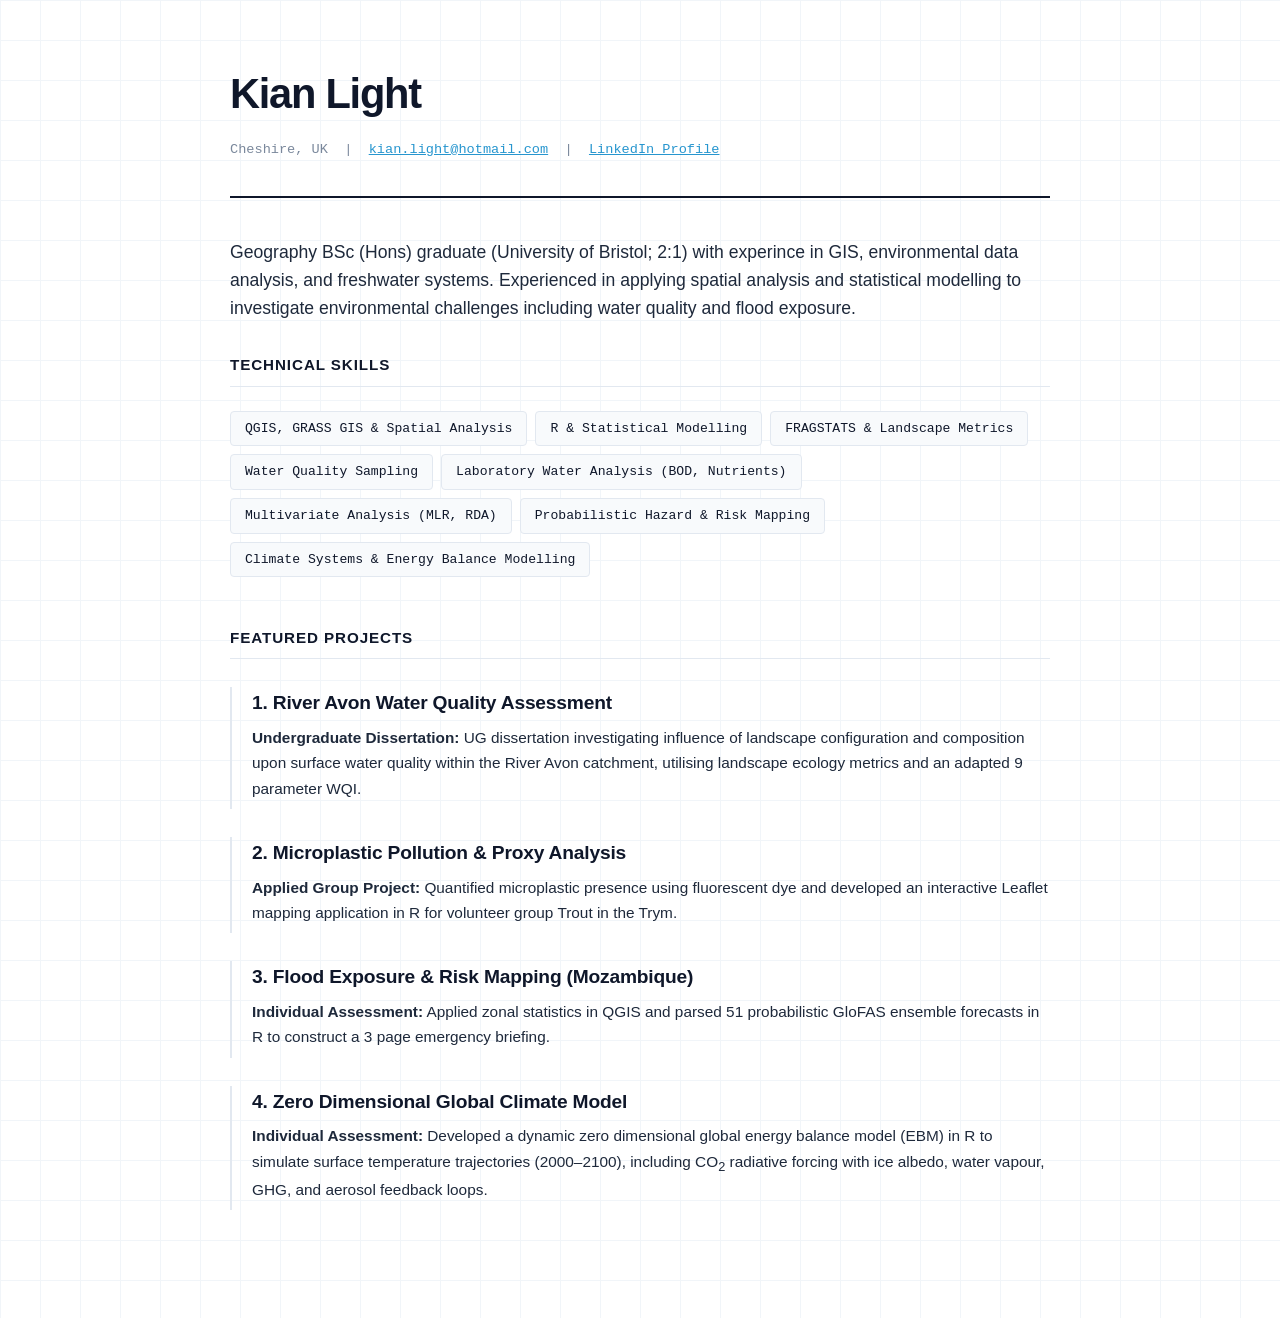
<file: index.html>
<!DOCTYPE html>
<html lang="en">
<head>
    <meta charset="UTF-8">
    <meta name="viewport" content="width=device-width, initial-scale=1.0">
    <title>Kian Light | GIS & Environmental Data Portfolio</title>
    <link rel="stylesheet" href="style.css">
</head>
<body>

    <header>
        <h1>Kian Light</h1>
        <p style="margin: 10px 0 0 0; font-size: 0.95rem; opacity: 0.85;">
            Cheshire, UK &nbsp;|&nbsp; 
            <a href="mailto:kian.light@hotmail.com" style="color: white; text-decoration: underline;">kian.light@hotmail.com</a> &nbsp;|&nbsp; 
            <a href="https://www.linkedin.com/in/kian-light-3a7100399/" target="_blank" style="color: white; text-decoration: underline;">LinkedIn Profile</a>
        </p>
    </header>

    <section id="about" style="margin-bottom: 30px; line-height: 1.6;">
        <p style="font-size: 1.1rem; color: var(--text-main, #2d3748); margin: 0;">
            Geography BSc (Hons) graduate (University of Bristol; 2:1) with experince in GIS, environmental data analysis, and freshwater systems. 
            Experienced in applying spatial analysis and statistical modelling to investigate 
            environmental challenges including water quality and flood exposure.
        </p>
    </section>

    <section id="skills">
        <h2>Technical Skills</h2>
        <ul class="skills-grid">
            <li>QGIS, GRASS GIS & Spatial Analysis</li>
            <li>R & Statistical Modelling</li>
            <li>FRAGSTATS & Landscape Metrics</li>
            <li>Water Quality Sampling</li>
            <li>Laboratory Water Analysis (BOD, Nutrients)</li>
            <li>Multivariate Analysis (MLR, RDA)</li>
            <li>Probabilistic Hazard & Risk Mapping</li>
            <li>Climate Systems & Energy Balance Modelling</li>
        </ul>
    </section>

    <section id="projects">
        <h2>Featured Projects</h2>

     
        
        <div class="project-card">
            <h3><a href="avon.html">1. River Avon Water Quality Assessment</a></h3>
            <p><strong>Undergraduate Dissertation:</strong> UG dissertation investigating influence of landscape configuration and composition upon surface water quality within the River Avon catchment, utilising landscape ecology metrics and an adapted 9 parameter WQI.</p>
        </div>

        <div class="project-card">
            <h3><a href="trym.html">2. Microplastic Pollution & Proxy Analysis</a></h3>
            <p><strong>Applied Group Project:</strong> Quantified microplastic presence using fluorescent dye and developed an interactive Leaflet mapping application in R for volunteer group Trout in the Trym.</p>
        </div>

        <div class="project-card">
            <h3><a href="mozambique.html">3. Flood Exposure & Risk Mapping (Mozambique)</a></h3>
            <p><strong>Individual Assessment:</strong> Applied zonal statistics in QGIS and parsed 51 probabilistic GloFAS ensemble forecasts in R to construct a 3 page emergency briefing.</p>
        </div>

        <div class="project-card">
            <h3><a href="climatemodel.html">4. Zero Dimensional Global Climate Model</a></h3>
            <p><strong>Individual Assessment:</strong> Developed a dynamic zero dimensional global energy balance model (EBM) in R to simulate surface temperature trajectories (2000–2100), including CO<sub>2</sub> radiative forcing with ice albedo, water vapour, GHG, and aerosol feedback loops.</p>
        </div>

    </section>

</body>
</html>
</file>
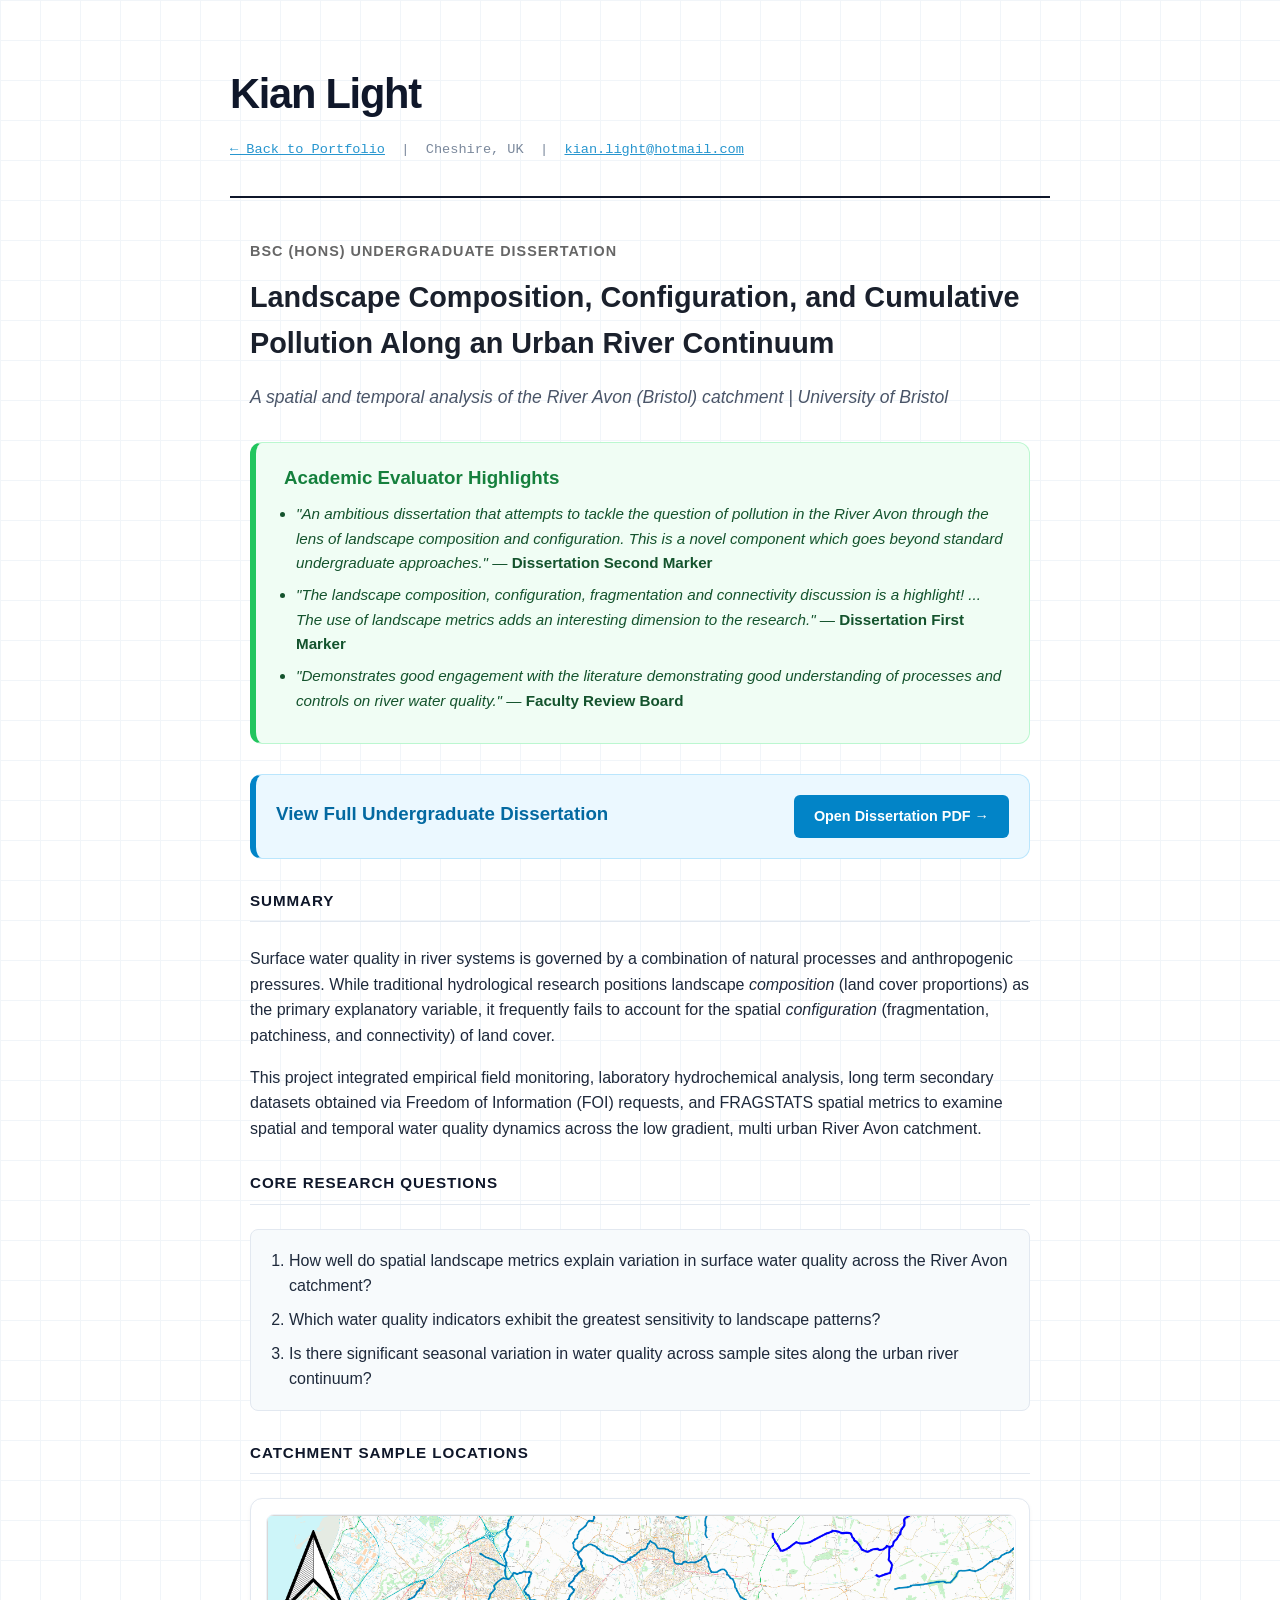
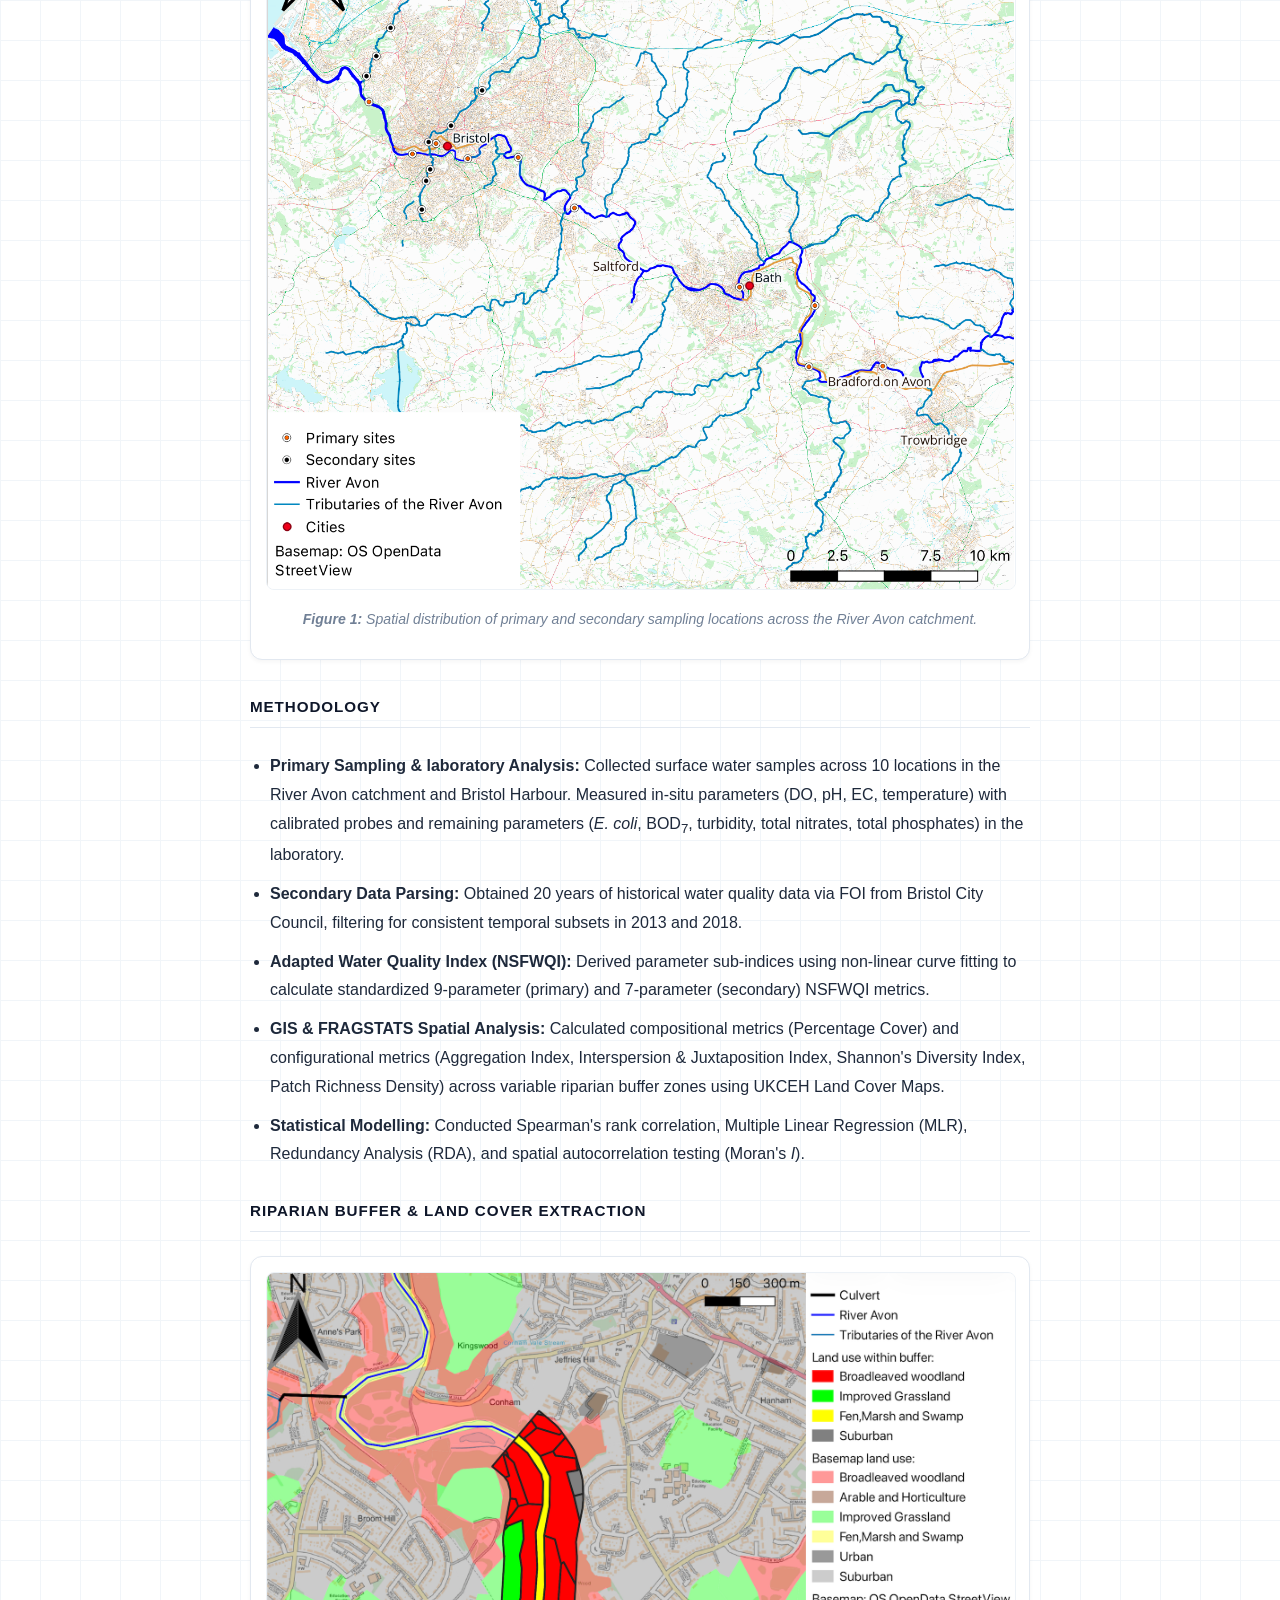
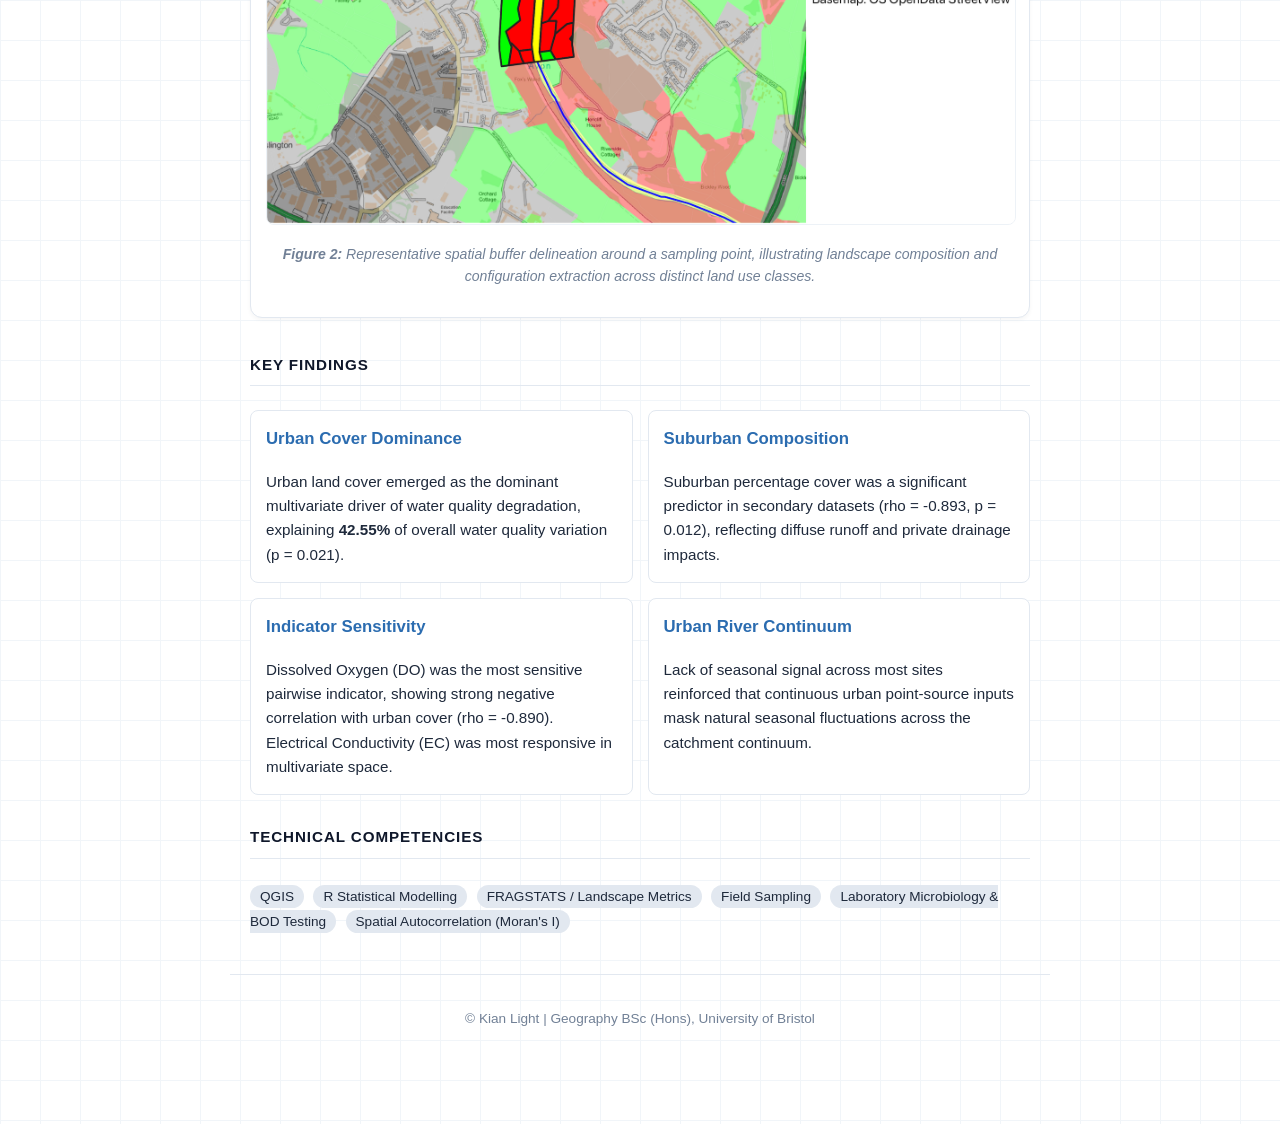
<file: avon.html>
<!DOCTYPE html>
<html lang="en">
<head>
    <meta charset="UTF-8">
    <meta name="viewport" content="width=device-width, initial-scale=1.0">
    <title>River Avon Water Quality Assessment | Kian Light</title>
    <link rel="stylesheet" href="style.css">
</head>
<body>

    <header>
        <h1>Kian Light</h1>
        <p style="margin: 10px 0 0 0; font-size: 0.95rem; opacity: 0.85;">
            <a href="index.html" style="color: white; text-decoration: underline;">← Back to Portfolio</a> &nbsp;|&nbsp; 
            Cheshire, UK &nbsp;|&nbsp; 
            <a href="mailto:kian.light@hotmail.com" style="color: white; text-decoration: underline;">kian.light@hotmail.com</a>
        </p>
    </header>

    <main style="max-width: 900px; margin: 30px auto; padding: 0 20px; line-height: 1.6;">

        <section id="project-header" style="margin-bottom: 30px;">
            <span style="font-size: 0.9rem; text-transform: uppercase; letter-spacing: 1px; color: #666; font-weight: bold;">BSc (Hons) Undergraduate Dissertation</span>
            <h1 style="margin: 10px 0; font-size: 1.8rem; color: #1a202c;">Landscape Composition, Configuration, and Cumulative Pollution Along an Urban River Continuum</h1>
            <p style="font-size: 1.1rem; color: #4a5568; font-style: italic;">
                A spatial and temporal analysis of the River Avon (Bristol) catchment | University of Bristol
            </p>
        </section>

        <section style="background: #f0fdf4; border: 1px solid #bbf7d0; border-left: 6px solid #22c55e; padding: 20px; border-radius: 12px; margin-bottom: 30px;">
            <h3 style="margin: 0 0 10px 0; color: #15803d; display: flex; align-items: center; gap: 8px;">
                <span></span> Academic Evaluator Highlights
            </h3>
            <ul style="margin: 0; padding-left: 20px; color: #14532d; font-size: 0.95rem;">
                <li style="margin-bottom: 8px;">
                    <em>"An ambitious dissertation that attempts to tackle the question of pollution in the River Avon through the lens of landscape composition and configuration. This is a novel component which goes beyond standard undergraduate approaches."</em> — <strong>Dissertation Second Marker</strong>
                </li>
                <li style="margin-bottom: 8px;">
                    <em>"The landscape composition, configuration, fragmentation and connectivity discussion is a highlight! ... The use of landscape metrics adds an interesting dimension to the research."</em> — <strong>Dissertation First Marker</strong>
                </li>
                <li>
                    <em>"Demonstrates good engagement with the literature demonstrating good understanding of processes and controls on river water quality."</em> — <strong>Faculty Review Board</strong>
                </li>
            </ul>
        </section>

        <section style="background: #ebf8ff; border: 1px solid #bae6fd; border-left: 6px solid #0284c7; padding: 20px; border-radius: 12px; margin-bottom: 30px; display: flex; align-items: center; justify-content: space-between; flex-wrap: wrap; gap: 15px;">
            <div>
                <h3 style="margin: 0 0 5px 0; color: #0369a1;">View Full Undergraduate Dissertation</h3>
              
            </div>
            <a href="Kian_Light_Dissertation.pdf" target="_blank" style="background: #0284c7; color: white; padding: 10px 20px; text-decoration: none; border-radius: 6px; font-weight: bold; font-size: 0.9rem; white-space: nowrap;">Open Dissertation PDF →</a>
        </section>

        <section style="margin-bottom: 30px;">
            <h2>Summary</h2>
            <p>
                Surface water quality in river systems is governed by a combination of natural processes and anthropogenic pressures. While traditional hydrological research positions landscape <em>composition</em> (land cover proportions) as the primary explanatory variable, it frequently fails to account for the spatial <em>configuration</em> (fragmentation, patchiness, and connectivity) of land cover.
            </p>
            <p>
                This project integrated empirical field monitoring, laboratory hydrochemical analysis, long term secondary datasets obtained via Freedom of Information (FOI) requests, and FRAGSTATS spatial metrics to examine spatial and temporal water quality dynamics across the low gradient, multi urban River Avon catchment.
            </p>
        </section>

        <section style="margin-bottom: 30px;">
            <h2>Core Research Questions</h2>
            <div style="background: #f7fafc; padding: 18px; border-radius: 8px; border: 1px solid #e2e8f0;">
                <ol style="margin: 0; padding-left: 20px;">
                    <li style="margin-bottom: 8px;"> How well do spatial landscape metrics explain variation in surface water quality across the River Avon catchment?</li>
                    <li style="margin-bottom: 8px;"> Which water quality indicators exhibit the greatest sensitivity to landscape patterns?</li>
                    <li> Is there significant seasonal variation in water quality across sample sites along the urban river continuum?</li>
                </ol>
            </div>
        </section>

        <section style="margin-bottom: 35px;">
            <h2>Catchment Sample Locations</h2>
            <div style="background: #fff; border: 1px solid #e2e8f0; border-radius: 12px; padding: 15px; text-align: center; box-shadow: 0 2px 4px rgba(0,0,0,0.04);">
                <img src="sample_sites_diss.png" alt="Map showing primary and secondary water quality sampling sites across the River Avon catchment" style="max-width: 100%; height: auto; border-radius: 8px; border: 1px solid #edf2f7;">
                <p style="margin-top: 10px; font-size: 0.88rem; color: #718096; font-style: italic;">
                    <strong>Figure 1:</strong> Spatial distribution of primary and secondary sampling locations across the River Avon catchment.
                </p>
            </div>
        </section>

        <section style="margin-bottom: 30px;">
            <h2>Methodology</h2>
            <ul style="line-height: 1.8;">
                <li><strong>Primary Sampling & laboratory Analysis:</strong> Collected surface water samples across 10 locations in the River Avon catchment and Bristol Harbour. Measured in-situ parameters (DO, pH, EC, temperature) with calibrated probes and remaining parameters (<em>E. coli</em>, BOD<sub>7</sub>, turbidity, total nitrates, total phosphates) in the laboratory.</li>
                <li><strong>Secondary Data Parsing:</strong> Obtained 20 years of historical water quality data via FOI from Bristol City Council, filtering for consistent temporal subsets in 2013 and 2018.</li>
                <li><strong>Adapted Water Quality Index (NSFWQI):</strong> Derived parameter sub-indices using non-linear curve fitting to calculate standardized 9-parameter (primary) and 7-parameter (secondary) NSFWQI metrics.</li>
                <li><strong>GIS & FRAGSTATS Spatial Analysis:</strong> Calculated compositional metrics (Percentage Cover) and configurational metrics (Aggregation Index, Interspersion & Juxtaposition Index, Shannon's Diversity Index, Patch Richness Density) across variable riparian buffer zones using UKCEH Land Cover Maps.</li>
                <li><strong>Statistical Modelling:</strong> Conducted Spearman's rank correlation, Multiple Linear Regression (MLR), Redundancy Analysis (RDA), and spatial autocorrelation testing (Moran's <em>I</em>).</li>
            </ul>
        </section>

        <section style="margin-bottom: 35px;">
            <h2>Riparian Buffer & Land Cover Extraction</h2>
            <div style="background: #fff; border: 1px solid #e2e8f0; border-radius: 12px; padding: 15px; text-align: center; box-shadow: 0 2px 4px rgba(0,0,0,0.04);">
                <img src="buffer_example.png" alt="Example of spatial buffer zone and surrounding land use metrics extraction" style="max-width: 100%; height: auto; border-radius: 8px; border: 1px solid #edf2f7;">
                <p style="margin-top: 10px; font-size: 0.88rem; color: #718096; font-style: italic;">
                    <strong>Figure 2:</strong> Representative spatial buffer delineation around a sampling point, illustrating landscape composition and configuration extraction across distinct land use classes.
                </p>
            </div>
        </section>

        <section style="margin-bottom: 30px;">
            <h2>Key Findings</h2>
            <div style="display: grid; grid-template-columns: repeat(auto-fit, minmax(260px, 1fr)); gap: 15px; margin-top: 15px;">
                <div style="border: 1px solid #e2e8f0; padding: 15px; border-radius: 8px; background: #fff;">
                    <h3 style="margin-top: 0; font-size: 1.05rem; color: #2b6cb0;">Urban Cover Dominance</h3>
                    <p style="font-size: 0.95rem; margin-bottom: 0;">Urban land cover emerged as the dominant multivariate driver of water quality degradation, explaining <strong>42.55%</strong> of overall water quality variation (p = 0.021).</p>
                </div>
                <div style="border: 1px solid #e2e8f0; padding: 15px; border-radius: 8px; background: #fff;">
                    <h3 style="margin-top: 0; font-size: 1.05rem; color: #2b6cb0;">Suburban Composition</h3>
                    <p style="font-size: 0.95rem; margin-bottom: 0;">Suburban percentage cover was a significant predictor in secondary datasets (rho = -0.893, p = 0.012), reflecting diffuse runoff and private drainage impacts.</p>
                </div>
                <div style="border: 1px solid #e2e8f0; padding: 15px; border-radius: 8px; background: #fff;">
                    <h3 style="margin-top: 0; font-size: 1.05rem; color: #2b6cb0;">Indicator Sensitivity</h3>
                    <p style="font-size: 0.95rem; margin-bottom: 0;">Dissolved Oxygen (DO) was the most sensitive pairwise indicator, showing strong negative correlation with urban cover (rho = -0.890). Electrical Conductivity (EC) was most responsive in multivariate space.</p>
                </div>
                <div style="border: 1px solid #e2e8f0; padding: 15px; border-radius: 8px; background: #fff;">
                    <h3 style="margin-top: 0; font-size: 1.05rem; color: #2b6cb0;">Urban River Continuum</h3>
                    <p style="font-size: 0.95rem; margin-bottom: 0;">Lack of seasonal signal across most sites reinforced that continuous urban point-source inputs mask natural seasonal fluctuations across the catchment continuum.</p>
                </div>
            </div>
        </section>

        <section style="margin-bottom: 40px;">
            <h2>Technical Competencies</h2>
            <p>
                <span style="background: #e2e8f0; padding: 4px 10px; border-radius: 15px; font-size: 0.85rem; font-weight: 500; margin-right: 5px;">QGIS</span>
                <span style="background: #e2e8f0; padding: 4px 10px; border-radius: 15px; font-size: 0.85rem; font-weight: 500; margin-right: 5px;">R Statistical Modelling</span>
                <span style="background: #e2e8f0; padding: 4px 10px; border-radius: 15px; font-size: 0.85rem; font-weight: 500; margin-right: 5px;">FRAGSTATS / Landscape Metrics</span>
                <span style="background: #e2e8f0; padding: 4px 10px; border-radius: 15px; font-size: 0.85rem; font-weight: 500; margin-right: 5px;">Field Sampling</span>
                <span style="background: #e2e8f0; padding: 4px 10px; border-radius: 15px; font-size: 0.85rem; font-weight: 500; margin-right: 5px;">Laboratory Microbiology & BOD Testing</span>
                <span style="background: #e2e8f0; padding: 4px 10px; border-radius: 15px; font-size: 0.85rem; font-weight: 500; margin-right: 5px;">Spatial Autocorrelation (Moran's I)</span>
            </p>
        </section>

    </main>

    <footer style="text-align: center; padding: 20px; font-size: 0.85rem; color: #718096; border-top: 1px solid #e2e8f0;">
        <p>&copy; Kian Light | Geography BSc (Hons), University of Bristol</p>
    </footer>

</body>
</html>
</file>
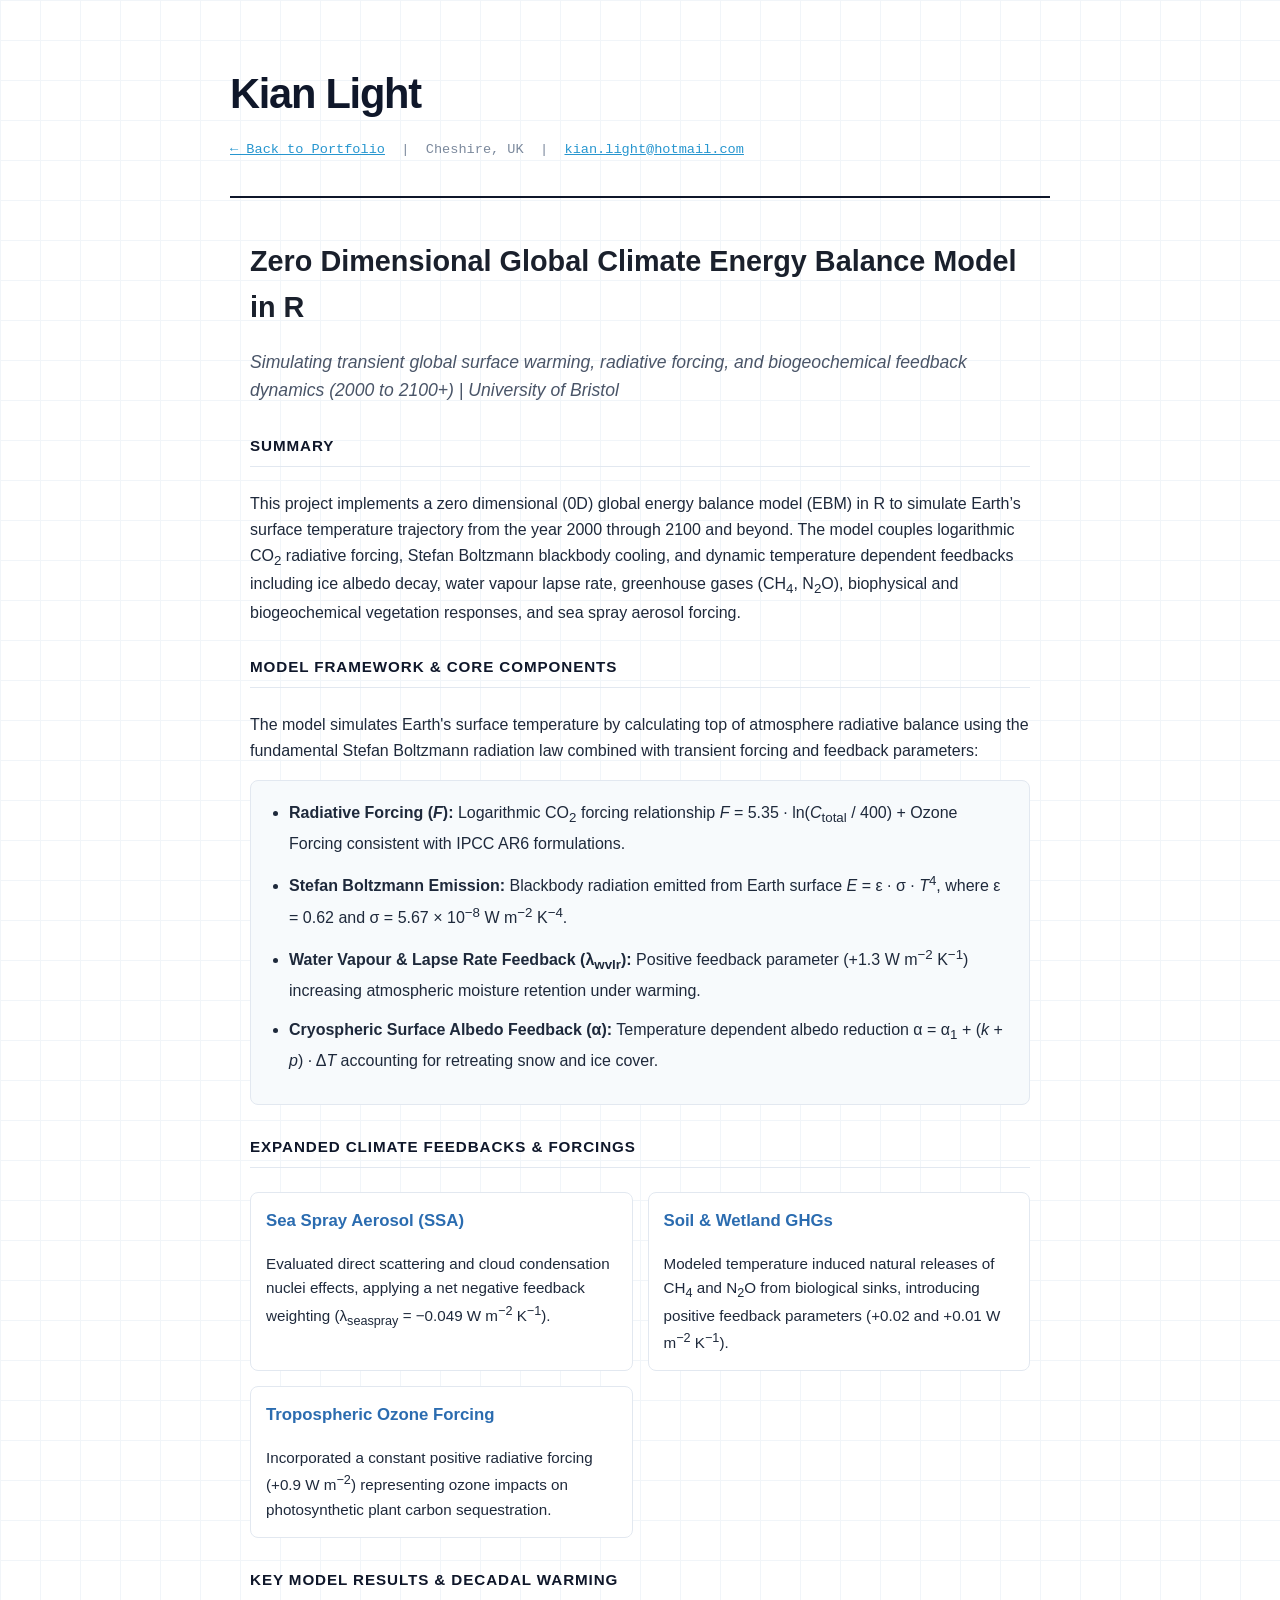
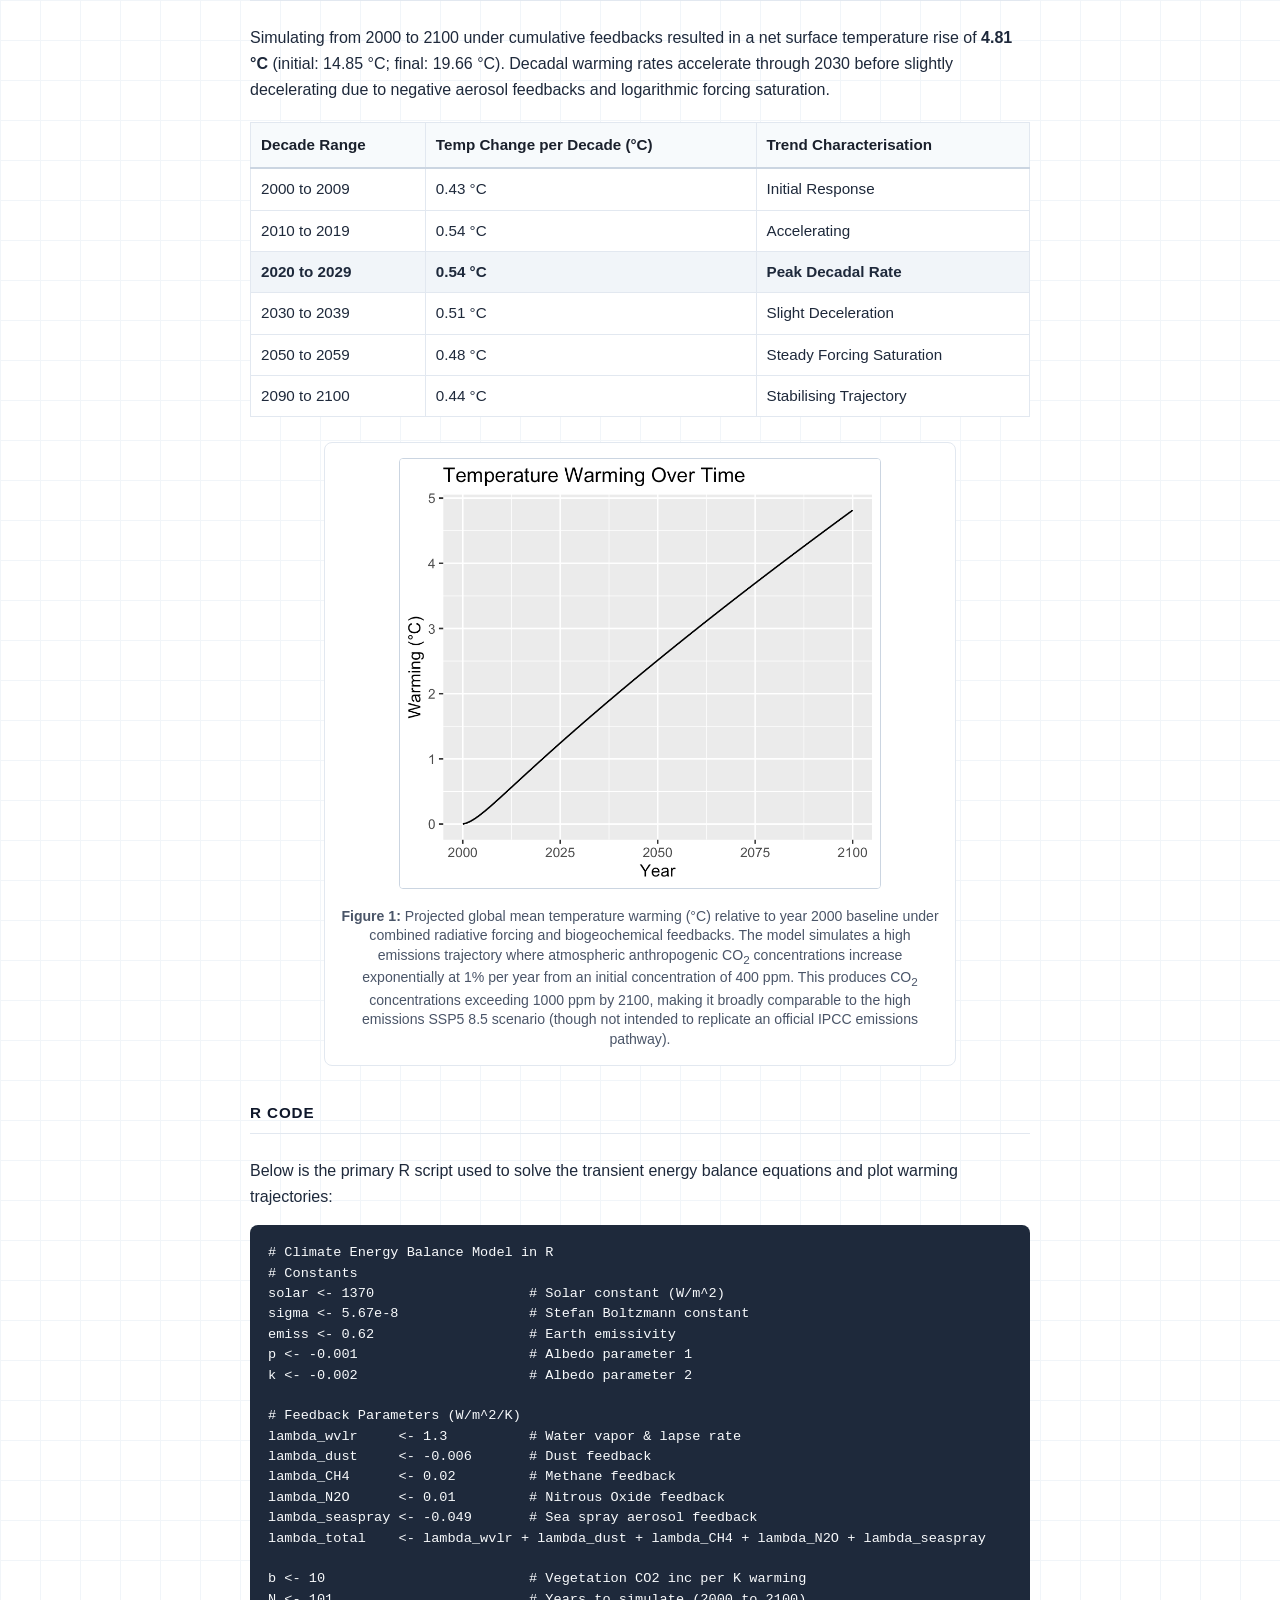
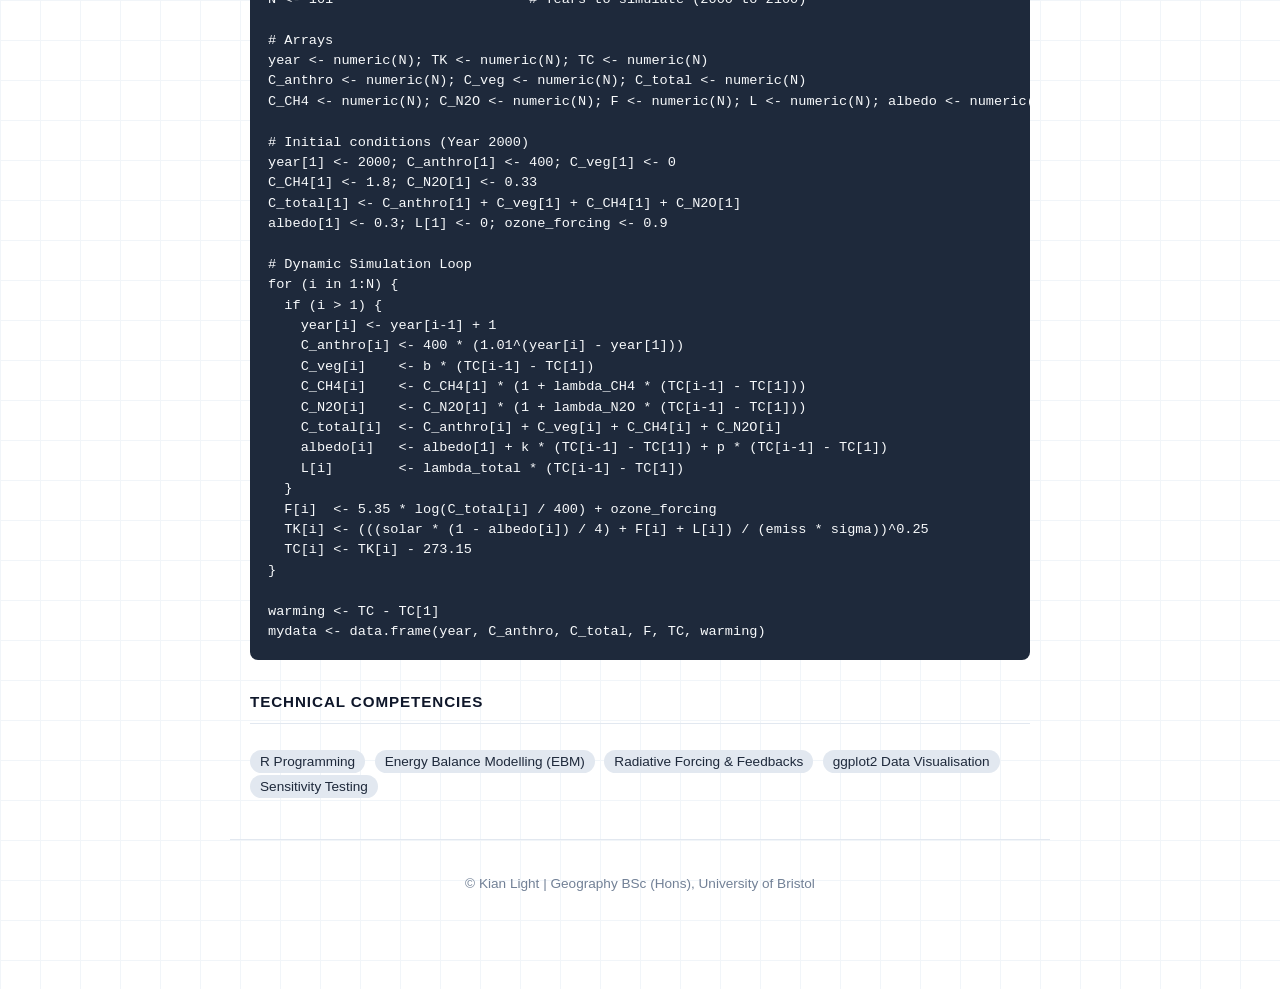
<file: climatemodel.html>
<!DOCTYPE html>
<html lang="en">
<head>
    <meta charset="UTF-8">
    <meta name="viewport" content="width=device-width, initial-scale=1.0">
    <title>Zero Dimensional Global Climate Model (R) | Kian Light</title>
    <link rel="stylesheet" href="style.css">
</head>
<body>

    <header>
        <h1>Kian Light</h1>
        <p style="margin: 10px 0 0 0; font-size: 0.95rem; opacity: 0.85;">
            <a href="index.html" style="color: white; text-decoration: underline;">&larr; Back to Portfolio</a> &nbsp;|&nbsp; 
            Cheshire, UK &nbsp;|&nbsp; 
            <a href="mailto:kian.light@hotmail.com" style="color: white; text-decoration: underline;">kian.light@hotmail.com</a>
        </p>
    </header>

    <main style="max-width: 900px; margin: 30px auto; padding: 0 20px; line-height: 1.6;">

        <section id="project-header" style="margin-bottom: 30px;">
            <h1 style="margin: 10px 0; font-size: 1.8rem; color: #1a202c;">Zero Dimensional Global Climate Energy Balance Model in R</h1>
            <p style="font-size: 1.1rem; color: #4a5568; font-style: italic;">
                Simulating transient global surface warming, radiative forcing, and biogeochemical feedback dynamics (2000 to 2100+) | University of Bristol
            </p>
        </section>

        <section style="margin-bottom: 30px;">
            <h2>Summary</h2>
            <p>
                This project implements a zero dimensional (0D) global energy balance model (EBM) in R to simulate Earth&rsquo;s surface temperature trajectory from the year 2000 through 2100 and beyond. The model couples logarithmic CO<sub>2</sub> radiative forcing, Stefan Boltzmann blackbody cooling, and dynamic temperature dependent feedbacks including ice albedo decay, water vapour lapse rate, greenhouse gases (CH<sub>4</sub>, N<sub>2</sub>O), biophysical and biogeochemical vegetation responses, and sea spray aerosol forcing.
            </p>
        </section>

        <section style="margin-bottom: 30px;">
            <h2>Model Framework &amp; Core Components</h2>
            <p>
                The model simulates Earth's surface temperature by calculating top of atmosphere radiative balance using the fundamental Stefan Boltzmann radiation law combined with transient forcing and feedback parameters:
            </p>
            <div style="background: #f7fafc; padding: 18px; border-radius: 8px; border: 1px solid #e2e8f0; margin-bottom: 15px;">
                <ul style="margin: 0; padding-left: 20px; line-height: 1.8;">
                    <li><strong>Radiative Forcing (<em>F</em>):</strong> Logarithmic CO<sub>2</sub> forcing relationship <em>F</em> = 5.35 &middot; ln(<em>C</em><sub>total</sub> / 400) + Ozone Forcing consistent with IPCC AR6 formulations.</li>
                    <li><strong>Stefan Boltzmann Emission:</strong> Blackbody radiation emitted from Earth surface <em>E</em> = &epsilon; &middot; &sigma; &middot; <em>T</em><sup>4</sup>, where &epsilon; = 0.62 and &sigma; = 5.67 &times; 10<sup>&minus;8</sup> W m<sup>&minus;2</sup> K<sup>&minus;4</sup>.</li>
                    <li><strong>Water Vapour &amp; Lapse Rate Feedback (&lambda;<sub>wvlr</sub>):</strong> Positive feedback parameter (+1.3 W m<sup>&minus;2</sup> K<sup>&minus;1</sup>) increasing atmospheric moisture retention under warming.</li>
                    <li><strong>Cryospheric Surface Albedo Feedback (&alpha;):</strong> Temperature dependent albedo reduction &alpha; = &alpha;<sub>1</sub> + (<em>k</em> + <em>p</em>) &middot; &Delta;<em>T</em> accounting for retreating snow and ice cover.</li>
                </ul>
            </div>
        </section>

        <section style="margin-bottom: 30px;">
            <h2>Expanded Climate Feedbacks &amp; Forcings</h2>
            <div style="display: grid; grid-template-columns: repeat(auto-fit, minmax(260px, 1fr)); gap: 15px; margin-top: 15px;">
                <div style="border: 1px solid #e2e8f0; padding: 15px; border-radius: 8px; background: #fff;">
                    <h3 style="margin-top: 0; font-size: 1.05rem; color: #2b6cb0;">Sea Spray Aerosol (SSA)</h3>
                    <p style="font-size: 0.95rem; margin-bottom: 0;">Evaluated direct scattering and cloud condensation nuclei effects, applying a net negative feedback weighting (&lambda;<sub>seaspray</sub> = &minus;0.049 W m<sup>&minus;2</sup> K<sup>&minus;1</sup>).</p>
                </div>
                <div style="border: 1px solid #e2e8f0; padding: 15px; border-radius: 8px; background: #fff;">
                    <h3 style="margin-top: 0; font-size: 1.05rem; color: #2b6cb0;">Soil &amp; Wetland GHGs</h3>
                    <p style="font-size: 0.95rem; margin-bottom: 0;">Modeled temperature induced natural releases of CH<sub>4</sub> and N<sub>2</sub>O from biological sinks, introducing positive feedback parameters (+0.02 and +0.01 W m<sup>&minus;2</sup> K<sup>&minus;1</sup>).</p>
                </div>
                <div style="border: 1px solid #e2e8f0; padding: 15px; border-radius: 8px; background: #fff;">
                    <h3 style="margin-top: 0; font-size: 1.05rem; color: #2b6cb0;">Tropospheric Ozone Forcing</h3>
                    <p style="font-size: 0.95rem; margin-bottom: 0;">Incorporated a constant positive radiative forcing (+0.9 W m<sup>&minus;2</sup>) representing ozone impacts on photosynthetic plant carbon sequestration.</p>
                </div>
            </div>
        </section>

        <section style="margin-bottom: 35px;">
            <h2>Key Model Results &amp; Decadal Warming</h2>
            <p>
                Simulating from 2000 to 2100 under cumulative feedbacks resulted in a net surface temperature rise of <strong>4.81 &deg;C</strong> (initial: 14.85 &deg;C; final: 19.66 &deg;C). Decadal warming rates accelerate through 2030 before slightly decelerating due to negative aerosol feedbacks and logarithmic forcing saturation.
            </p>

            <div style="margin: 20px 0; overflow-x: auto;">
                <table style="width: 100%; border-collapse: collapse; text-align: left; font-size: 0.95rem; background: #fff; border: 1px solid #e2e8f0;">
                    <thead>
                        <tr style="background: #f7fafc; border-bottom: 2px solid #cbd5e1; color: #1a202c;">
                            <th style="padding: 10px; border: 1px solid #e2e8f0;">Decade Range</th>
                            <th style="padding: 10px; border: 1px solid #e2e8f0;">Temp Change per Decade (&deg;C)</th>
                            <th style="padding: 10px; border: 1px solid #e2e8f0;">Trend Characterisation</th>
                        </tr>
                    </thead>
                    <tbody>
                        <tr><td style="padding: 8px 10px; border: 1px solid #e2e8f0;">2000 to 2009</td><td style="padding: 8px 10px; border: 1px solid #e2e8f0;">0.43 &deg;C</td><td style="padding: 8px 10px; border: 1px solid #e2e8f0;">Initial Response</td></tr>
                        <tr><td style="padding: 8px 10px; border: 1px solid #e2e8f0;">2010 to 2019</td><td style="padding: 8px 10px; border: 1px solid #e2e8f0;">0.54 &deg;C</td><td style="padding: 8px 10px; border: 1px solid #e2e8f0;">Accelerating</td></tr>
                        <tr style="background: #f1f5f9;"><td style="padding: 8px 10px; border: 1px solid #e2e8f0;"><strong>2020 to 2029</strong></td><td style="padding: 8px 10px; border: 1px solid #e2e8f0;"><strong>0.54 &deg;C</strong></td><td style="padding: 8px 10px; border: 1px solid #e2e8f0;"><strong>Peak Decadal Rate</strong></td></tr>
                        <tr><td style="padding: 8px 10px; border: 1px solid #e2e8f0;">2030 to 2039</td><td style="padding: 8px 10px; border: 1px solid #e2e8f0;">0.51 &deg;C</td><td style="padding: 8px 10px; border: 1px solid #e2e8f0;">Slight Deceleration</td></tr>
                        <tr><td style="padding: 8px 10px; border: 1px solid #e2e8f0;">2050 to 2059</td><td style="padding: 8px 10px; border: 1px solid #e2e8f0;">0.48 &deg;C</td><td style="padding: 8px 10px; border: 1px solid #e2e8f0;">Steady Forcing Saturation</td></tr>
                        <tr><td style="padding: 8px 10px; border: 1px solid #e2e8f0;">2090 to 2100</td><td style="padding: 8px 10px; border: 1px solid #e2e8f0;">0.44 &deg;C</td><td style="padding: 8px 10px; border: 1px solid #e2e8f0;">Stabilising Trajectory</td></tr>
                    </tbody>
                </table>
            </div>

            <figure style="max-width: 600px; margin: 25px auto; padding: 15px; background: #ffffff; border: 1px solid #e2e8f0; border-radius: 8px; text-align: center;">
                <img src="Rplot02.png" alt="Graph showing simulated temperature warming over time from 2000 to 2100" style="max-width: 80%; height: auto; border-radius: 4px; border: 1px solid #cbd5e1;">
                <figcaption style="margin-top: 10px; font-size: 0.88rem; color: #4a5568; line-height: 1.4;">
                    <strong>Figure 1:</strong> Projected global mean temperature warming (&deg;C) relative to year 2000 baseline under combined radiative forcing and biogeochemical feedbacks. The model simulates a high emissions trajectory where atmospheric anthropogenic CO<sub>2</sub> concentrations increase exponentially at 1% per year from an initial concentration of 400 ppm. This produces CO<sub>2</sub> concentrations exceeding 1000 ppm by 2100, making it broadly comparable to the high emissions SSP5 8.5 scenario (though not intended to replicate an official IPCC emissions pathway).
                </figcaption>
            </figure>
        </section>

        <section style="margin-bottom: 30px;">
            <h2>R Code</h2>
            <p>Below is the primary R script used to solve the transient energy balance equations and plot warming trajectories:</p>
            <div style="background: #1e293b; color: #f8fafc; padding: 18px; border-radius: 8px; font-family: 'Courier New', Courier, monospace; font-size: 0.85rem; overflow-x: auto; line-height: 1.5;">
<pre style="margin: 0;"># Climate Energy Balance Model in R
# Constants
solar &lt;- 1370                   # Solar constant (W/m^2)
sigma &lt;- 5.67e-8                # Stefan Boltzmann constant
emiss &lt;- 0.62                   # Earth emissivity
p &lt;- -0.001                     # Albedo parameter 1
k &lt;- -0.002                     # Albedo parameter 2

# Feedback Parameters (W/m^2/K)
lambda_wvlr     &lt;- 1.3          # Water vapor & lapse rate
lambda_dust     &lt;- -0.006       # Dust feedback
lambda_CH4      &lt;- 0.02         # Methane feedback
lambda_N2O      &lt;- 0.01         # Nitrous Oxide feedback
lambda_seaspray &lt;- -0.049       # Sea spray aerosol feedback
lambda_total    &lt;- lambda_wvlr + lambda_dust + lambda_CH4 + lambda_N2O + lambda_seaspray

b &lt;- 10                         # Vegetation CO2 inc per K warming
N &lt;- 101                        # Years to simulate (2000 to 2100)

# Arrays
year &lt;- numeric(N); TK &lt;- numeric(N); TC &lt;- numeric(N)
C_anthro &lt;- numeric(N); C_veg &lt;- numeric(N); C_total &lt;- numeric(N)
C_CH4 &lt;- numeric(N); C_N2O &lt;- numeric(N); F &lt;- numeric(N); L &lt;- numeric(N); albedo &lt;- numeric(N)

# Initial conditions (Year 2000)
year[1] &lt;- 2000; C_anthro[1] &lt;- 400; C_veg[1] &lt;- 0
C_CH4[1] &lt;- 1.8; C_N2O[1] &lt;- 0.33
C_total[1] &lt;- C_anthro[1] + C_veg[1] + C_CH4[1] + C_N2O[1]
albedo[1] &lt;- 0.3; L[1] &lt;- 0; ozone_forcing &lt;- 0.9

# Dynamic Simulation Loop
for (i in 1:N) {
  if (i &gt; 1) {
    year[i] &lt;- year[i-1] + 1
    C_anthro[i] &lt;- 400 * (1.01^(year[i] - year[1]))
    C_veg[i]    &lt;- b * (TC[i-1] - TC[1])
    C_CH4[i]    &lt;- C_CH4[1] * (1 + lambda_CH4 * (TC[i-1] - TC[1]))
    C_N2O[i]    &lt;- C_N2O[1] * (1 + lambda_N2O * (TC[i-1] - TC[1]))
    C_total[i]  &lt;- C_anthro[i] + C_veg[i] + C_CH4[i] + C_N2O[i]
    albedo[i]   &lt;- albedo[1] + k * (TC[i-1] - TC[1]) + p * (TC[i-1] - TC[1])
    L[i]        &lt;- lambda_total * (TC[i-1] - TC[1])
  }
  F[i]  &lt;- 5.35 * log(C_total[i] / 400) + ozone_forcing
  TK[i] &lt;- (((solar * (1 - albedo[i]) / 4) + F[i] + L[i]) / (emiss * sigma))^0.25
  TC[i] &lt;- TK[i] - 273.15
}

warming &lt;- TC - TC[1]
mydata &lt;- data.frame(year, C_anthro, C_total, F, TC, warming)</pre>
            </div>
        </section>

        <section style="margin-bottom: 40px;">
            <h2>Technical Competencies</h2>
            <p>
                <span style="background: #e2e8f0; padding: 4px 10px; border-radius: 15px; font-size: 0.85rem; font-weight: 500; margin-right: 5px;">R Programming</span>
                <span style="background: #e2e8f0; padding: 4px 10px; border-radius: 15px; font-size: 0.85rem; font-weight: 500; margin-right: 5px;">Energy Balance Modelling (EBM)</span>
                <span style="background: #e2e8f0; padding: 4px 10px; border-radius: 15px; font-size: 0.85rem; font-weight: 500; margin-right: 5px;">Radiative Forcing &amp; Feedbacks</span>
                <span style="background: #e2e8f0; padding: 4px 10px; border-radius: 15px; font-size: 0.85rem; font-weight: 500; margin-right: 5px;">ggplot2 Data Visualisation</span>
                <span style="background: #e2e8f0; padding: 4px 10px; border-radius: 15px; font-size: 0.85rem; font-weight: 500; margin-right: 5px;">Sensitivity Testing</span>
            </p>
        </section>

    </main>

    <footer style="text-align: center; padding: 20px; font-size: 0.85rem; color: #718096; border-top: 1px solid #e2e8f0;">
        <p>&copy; Kian Light | Geography BSc (Hons), University of Bristol</p>
    </footer>

</body>
</html>
</file>
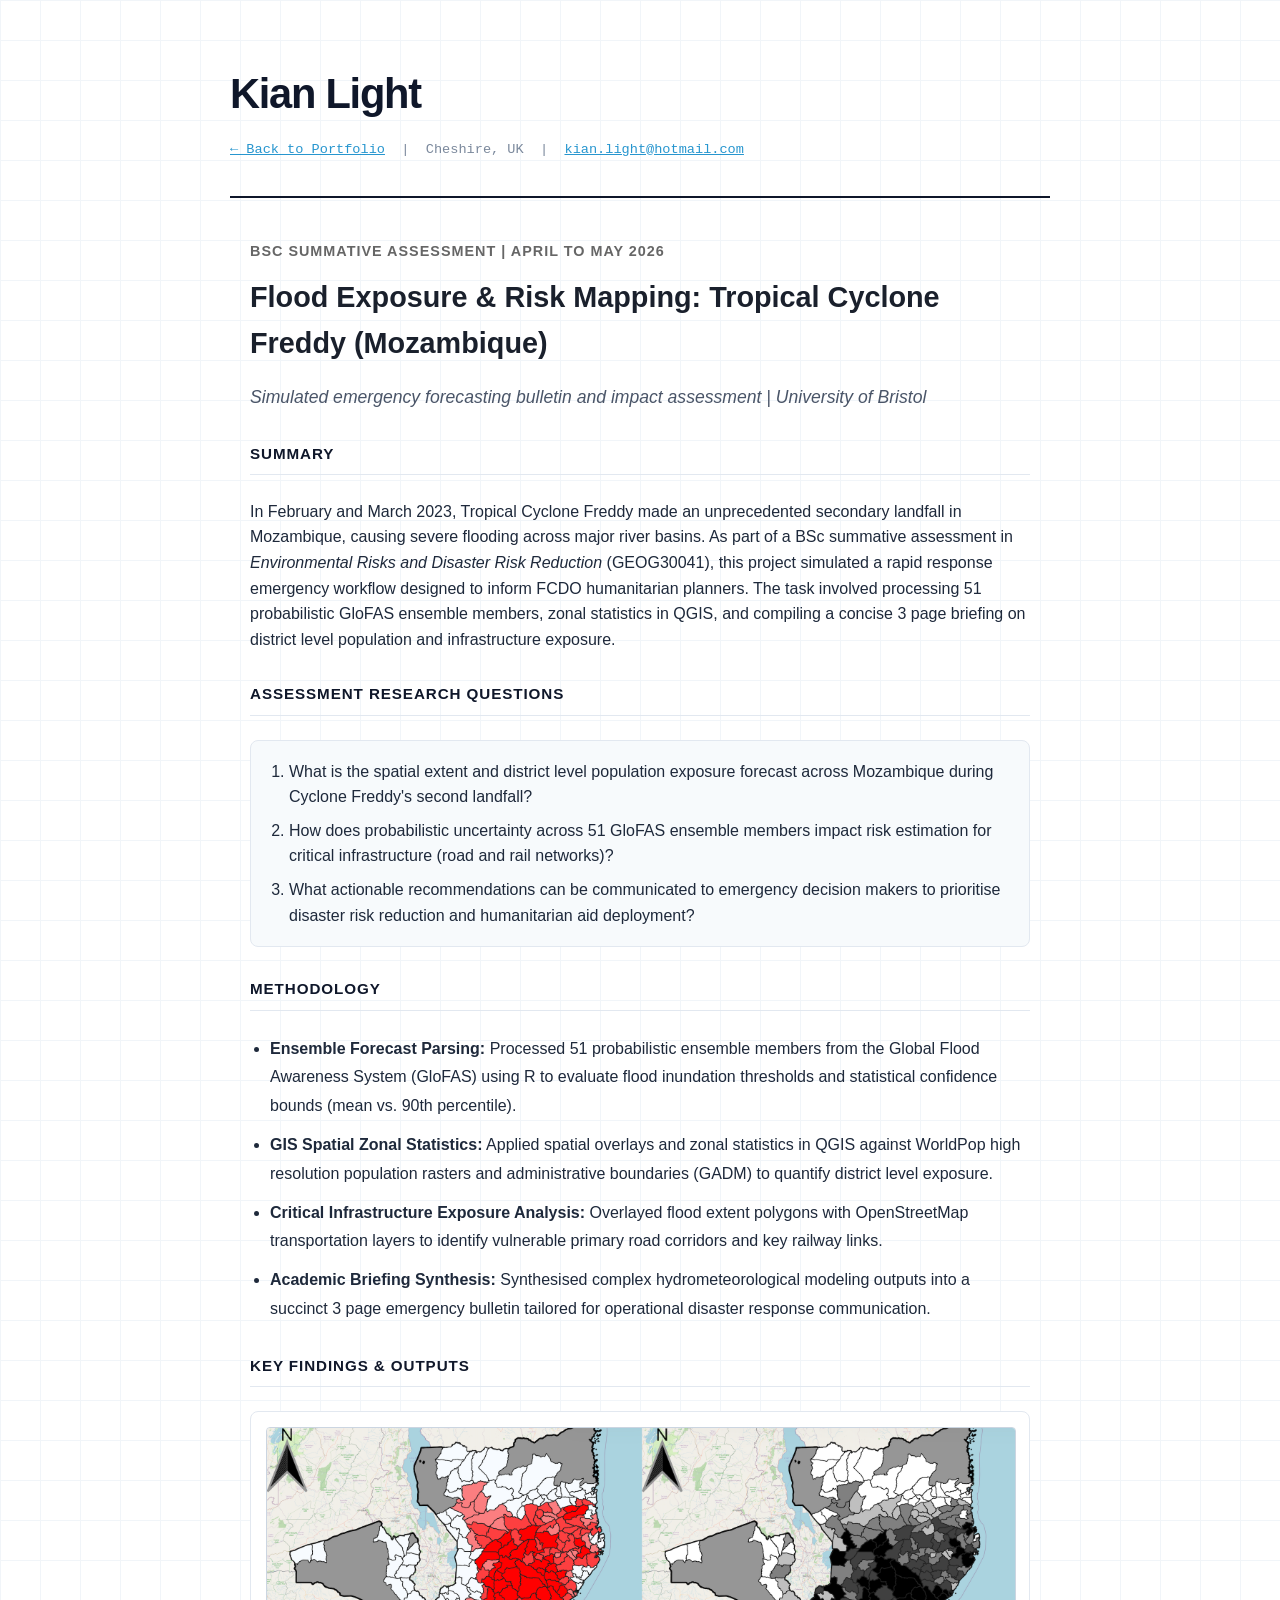
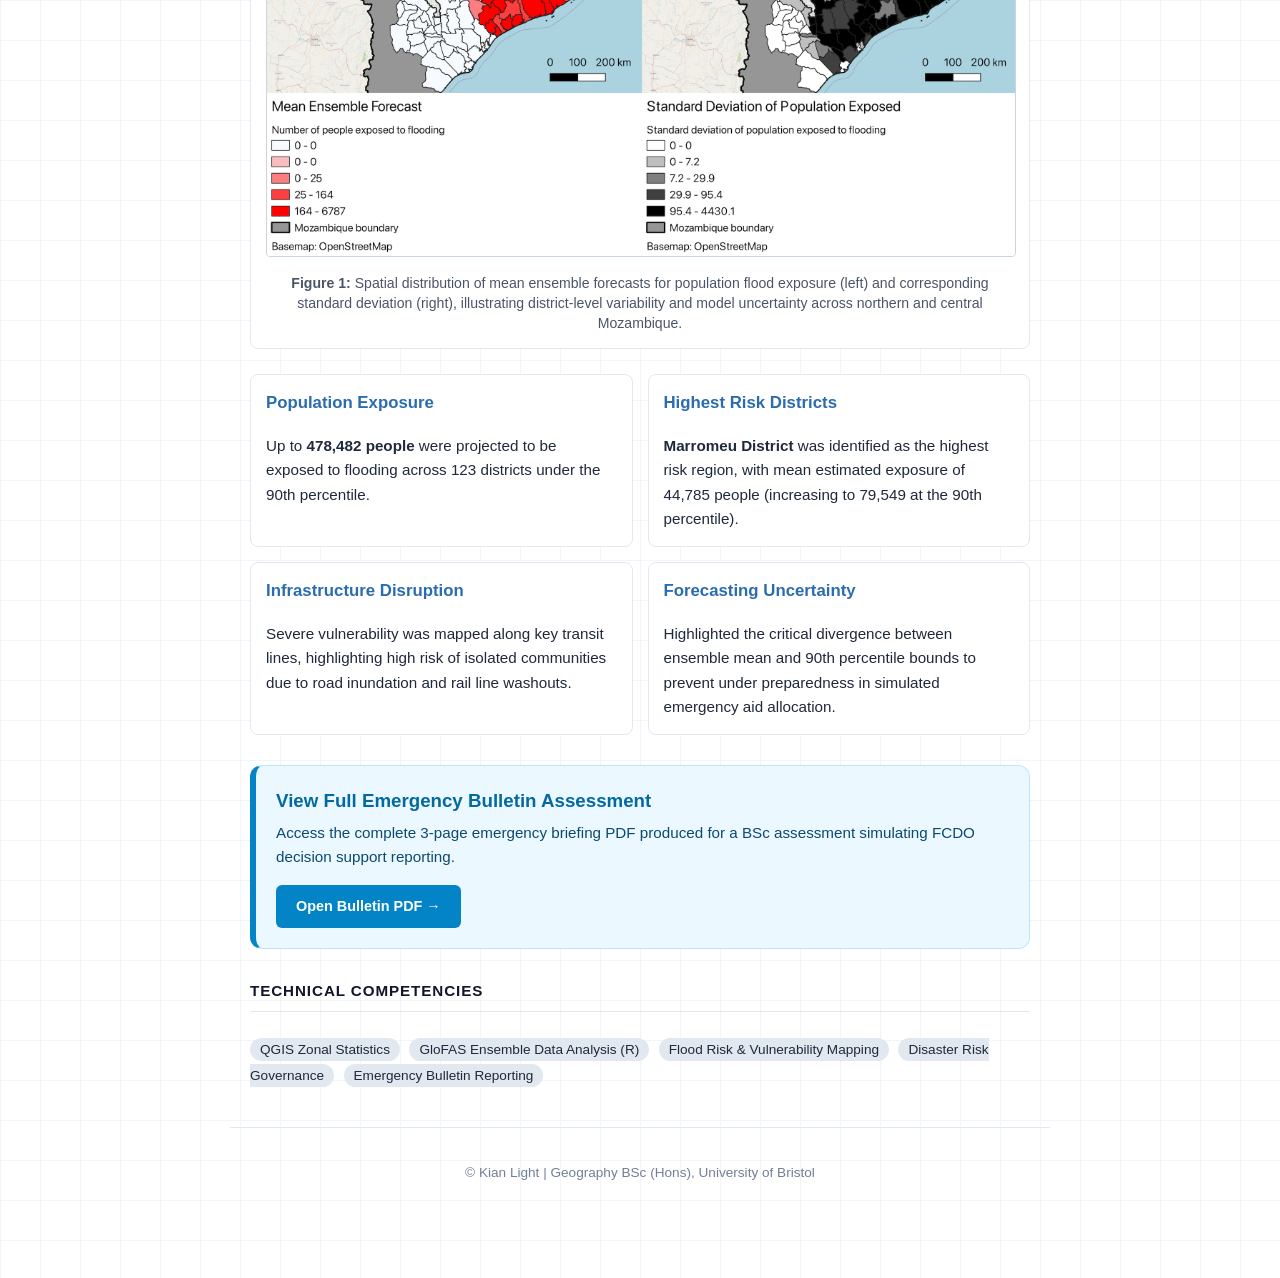
<file: mozambique.html>
<!DOCTYPE html>
<html lang="en">
<head>
    <meta charset="UTF-8">
    <meta name="viewport" content="width=device-width, initial-scale=1.0">
    <title>Flood Exposure & Risk Mapping (Mozambique) | Kian Light</title>
    <link rel="stylesheet" href="style.css">
</head>
<body>

    <header>
        <h1>Kian Light</h1>
        <p style="margin: 10px 0 0 0; font-size: 0.95rem; opacity: 0.85;">
            <a href="index.html" style="color: white; text-decoration: underline;">← Back to Portfolio</a> &nbsp;|&nbsp; 
            Cheshire, UK &nbsp;|&nbsp; 
            <a href="mailto:kian.light@hotmail.com" style="color: white; text-decoration: underline;">kian.light@hotmail.com</a>
        </p>
    </header>

    <main style="max-width: 900px; margin: 30px auto; padding: 0 20px; line-height: 1.6;">

        <section id="project-header" style="margin-bottom: 30px;">
            <span style="font-size: 0.9rem; text-transform: uppercase; letter-spacing: 1px; color: #666; font-weight: bold;">BSc Summative Assessment | April to May 2026</span>
            <h1 style="margin: 10px 0; font-size: 1.8rem; color: #1a202c;">Flood Exposure & Risk Mapping: Tropical Cyclone Freddy (Mozambique)</h1>
            <p style="font-size: 1.1rem; color: #4a5568; font-style: italic;">
                Simulated emergency forecasting bulletin and impact assessment | University of Bristol
            </p>
        </section>

        <section style="margin-bottom: 30px;">
            <h2>Summary</h2>
            <p>
                In February and March 2023, Tropical Cyclone Freddy made an unprecedented secondary landfall in Mozambique, causing severe flooding across major river basins. As part of a BSc summative assessment in <em>Environmental Risks and Disaster Risk Reduction</em> (GEOG30041), this project simulated a rapid response emergency workflow designed to inform FCDO humanitarian planners. The task involved processing 51 probabilistic GloFAS ensemble members, zonal statistics in QGIS, and compiling a concise 3 page briefing on district level population and infrastructure exposure.
            </p>
        </section>

        <section style="margin-bottom: 30px;">
            <h2>Assessment Research Questions</h2>
            <div style="background: #f7fafc; padding: 18px; border-radius: 8px; border: 1px solid #e2e8f0;">
                <ol style="margin: 0; padding-left: 20px;">
                    <li style="margin-bottom: 8px;">What is the spatial extent and district level population exposure forecast across Mozambique during Cyclone Freddy's second landfall?</li>
                    <li style="margin-bottom: 8px;">How does probabilistic uncertainty across 51 GloFAS ensemble members impact risk estimation for critical infrastructure (road and rail networks)?</li>
                    <li>What actionable recommendations can be communicated to emergency decision makers to prioritise disaster risk reduction and humanitarian aid deployment?</li>
                </ol>
            </div>
        </section>

        <section style="margin-bottom: 30px;">
            <h2>Methodology</h2>
            <ul style="line-height: 1.8;">
                <li><strong>Ensemble Forecast Parsing:</strong> Processed 51 probabilistic ensemble members from the Global Flood Awareness System (GloFAS) using R to evaluate flood inundation thresholds and statistical confidence bounds (mean vs. 90th percentile).</li>
                <li><strong>GIS Spatial Zonal Statistics:</strong> Applied spatial overlays and zonal statistics in QGIS against WorldPop high resolution population rasters and administrative boundaries (GADM) to quantify district level exposure.</li>
                <li><strong>Critical Infrastructure Exposure Analysis:</strong> Overlayed flood extent polygons with OpenStreetMap transportation layers to identify vulnerable primary road corridors and key railway links.</li>
                <li><strong>Academic Briefing Synthesis:</strong> Synthesised complex hydrometeorological modeling outputs into a succinct 3 page emergency bulletin tailored for operational disaster response communication.</li>
            </ul>
        </section>

        <section style="margin-bottom: 30px;">
            <h2>Key Findings & Outputs</h2>
            
            <figure style="margin: 20px 0 25px 0; padding: 15px; background: #ffffff; border: 1px solid #e2e8f0; border-radius: 8px; text-align: center;">
                <img src="moz_sd_mean.png" alt="Mean ensemble forecast and standard deviation of population exposure in northern and central Mozambique" style="max-width: 100%; height: auto; border-radius: 4px; border: 1px solid #cbd5e1;">
                <figcaption style="margin-top: 10px; font-size: 0.88rem; color: #4a5568; line-height: 1.4;">
                    <strong>Figure 1:</strong> Spatial distribution of mean ensemble forecasts for population flood exposure (left) and corresponding standard deviation (right), illustrating district-level variability and model uncertainty across northern and central Mozambique.
                </figcaption>
            </figure>

            <div style="display: grid; grid-template-columns: repeat(auto-fit, minmax(260px, 1fr)); gap: 15px; margin-top: 15px;">
                <div style="border: 1px solid #e2e8f0; padding: 15px; border-radius: 8px; background: #fff;">
                    <h3 style="margin-top: 0; font-size: 1.05rem; color: #2b6cb0;">Population Exposure</h3>
                    <p style="font-size: 0.95rem; margin-bottom: 0;">Up to <strong>478,482 people</strong> were projected to be exposed to flooding across 123 districts under the 90th percentile.</p>
                </div>
                <div style="border: 1px solid #e2e8f0; padding: 15px; border-radius: 8px; background: #fff;">
                    <h3 style="margin-top: 0; font-size: 1.05rem; color: #2b6cb0;">Highest Risk Districts</h3>
                    <p style="font-size: 0.95rem; margin-bottom: 0;"><strong>Marromeu District</strong> was identified as the highest risk region, with mean estimated exposure of 44,785 people (increasing to 79,549 at the 90th percentile).</p>
                </div>
                <div style="border: 1px solid #e2e8f0; padding: 15px; border-radius: 8px; background: #fff;">
                    <h3 style="margin-top: 0; font-size: 1.05rem; color: #2b6cb0;">Infrastructure Disruption</h3>
                    <p style="font-size: 0.95rem; margin-bottom: 0;">Severe vulnerability was mapped along key transit lines, highlighting high risk of isolated communities due to road inundation and rail line washouts.</p>
                </div>
                <div style="border: 1px solid #e2e8f0; padding: 15px; border-radius: 8px; background: #fff;">
                    <h3 style="margin-top: 0; font-size: 1.05rem; color: #2b6cb0;">Forecasting Uncertainty</h3>
                    <p style="font-size: 0.95rem; margin-bottom: 0;">Highlighted the critical divergence between ensemble mean and 90th percentile bounds to prevent under preparedness in simulated emergency aid allocation.</p>
                </div>
            </div>
        </section>

        <section style="background: #ebf8ff; border: 1px solid #bae6fd; border-left: 6px solid #0284c7; padding: 20px; border-radius: 12px; margin-bottom: 30px; display: flex; align-items: center; justify-content: space-between; flex-wrap: wrap; gap: 15px;">
            <div>
                <h3 style="margin: 0 0 5px 0; color: #0369a1;">View Full Emergency Bulletin Assessment</h3>
                <p style="margin: 0; color: #0c4a6e; font-size: 0.95rem;">
                    Access the complete 3-page emergency briefing PDF produced for a BSc assessment simulating FCDO decision support reporting.
                </p>
            </div>
            <a href="Bulletin.pdf" target="_blank" style="background: #0284c7; color: white; padding: 10px 20px; text-decoration: none; border-radius: 6px; font-weight: bold; font-size: 0.9rem; white-space: nowrap;">Open Bulletin PDF →</a>
        </section>

        <section style="margin-bottom: 40px;">
            <h2>Technical Competencies</h2>
            <p>
                <span style="background: #e2e8f0; padding: 4px 10px; border-radius: 15px; font-size: 0.85rem; font-weight: 500; margin-right: 5px;">QGIS Zonal Statistics</span>
                <span style="background: #e2e8f0; padding: 4px 10px; border-radius: 15px; font-size: 0.85rem; font-weight: 500; margin-right: 5px;">GloFAS Ensemble Data Analysis (R)</span>
                <span style="background: #e2e8f0; padding: 4px 10px; border-radius: 15px; font-size: 0.85rem; font-weight: 500; margin-right: 5px;">Flood Risk & Vulnerability Mapping</span>
                <span style="background: #e2e8f0; padding: 4px 10px; border-radius: 15px; font-size: 0.85rem; font-weight: 500; margin-right: 5px;">Disaster Risk Governance</span>
                <span style="background: #e2e8f0; padding: 4px 10px; border-radius: 15px; font-size: 0.85rem; font-weight: 500; margin-right: 5px;">Emergency Bulletin Reporting</span>
            </p>
        </section>

    </main>

    <footer style="text-align: center; padding: 20px; font-size: 0.85rem; color: #718096; border-top: 1px solid #e2e8f0;">
        <p>&copy; Kian Light | Geography BSc (Hons), University of Bristol</p>
    </footer>

</body>
</html>
</file>
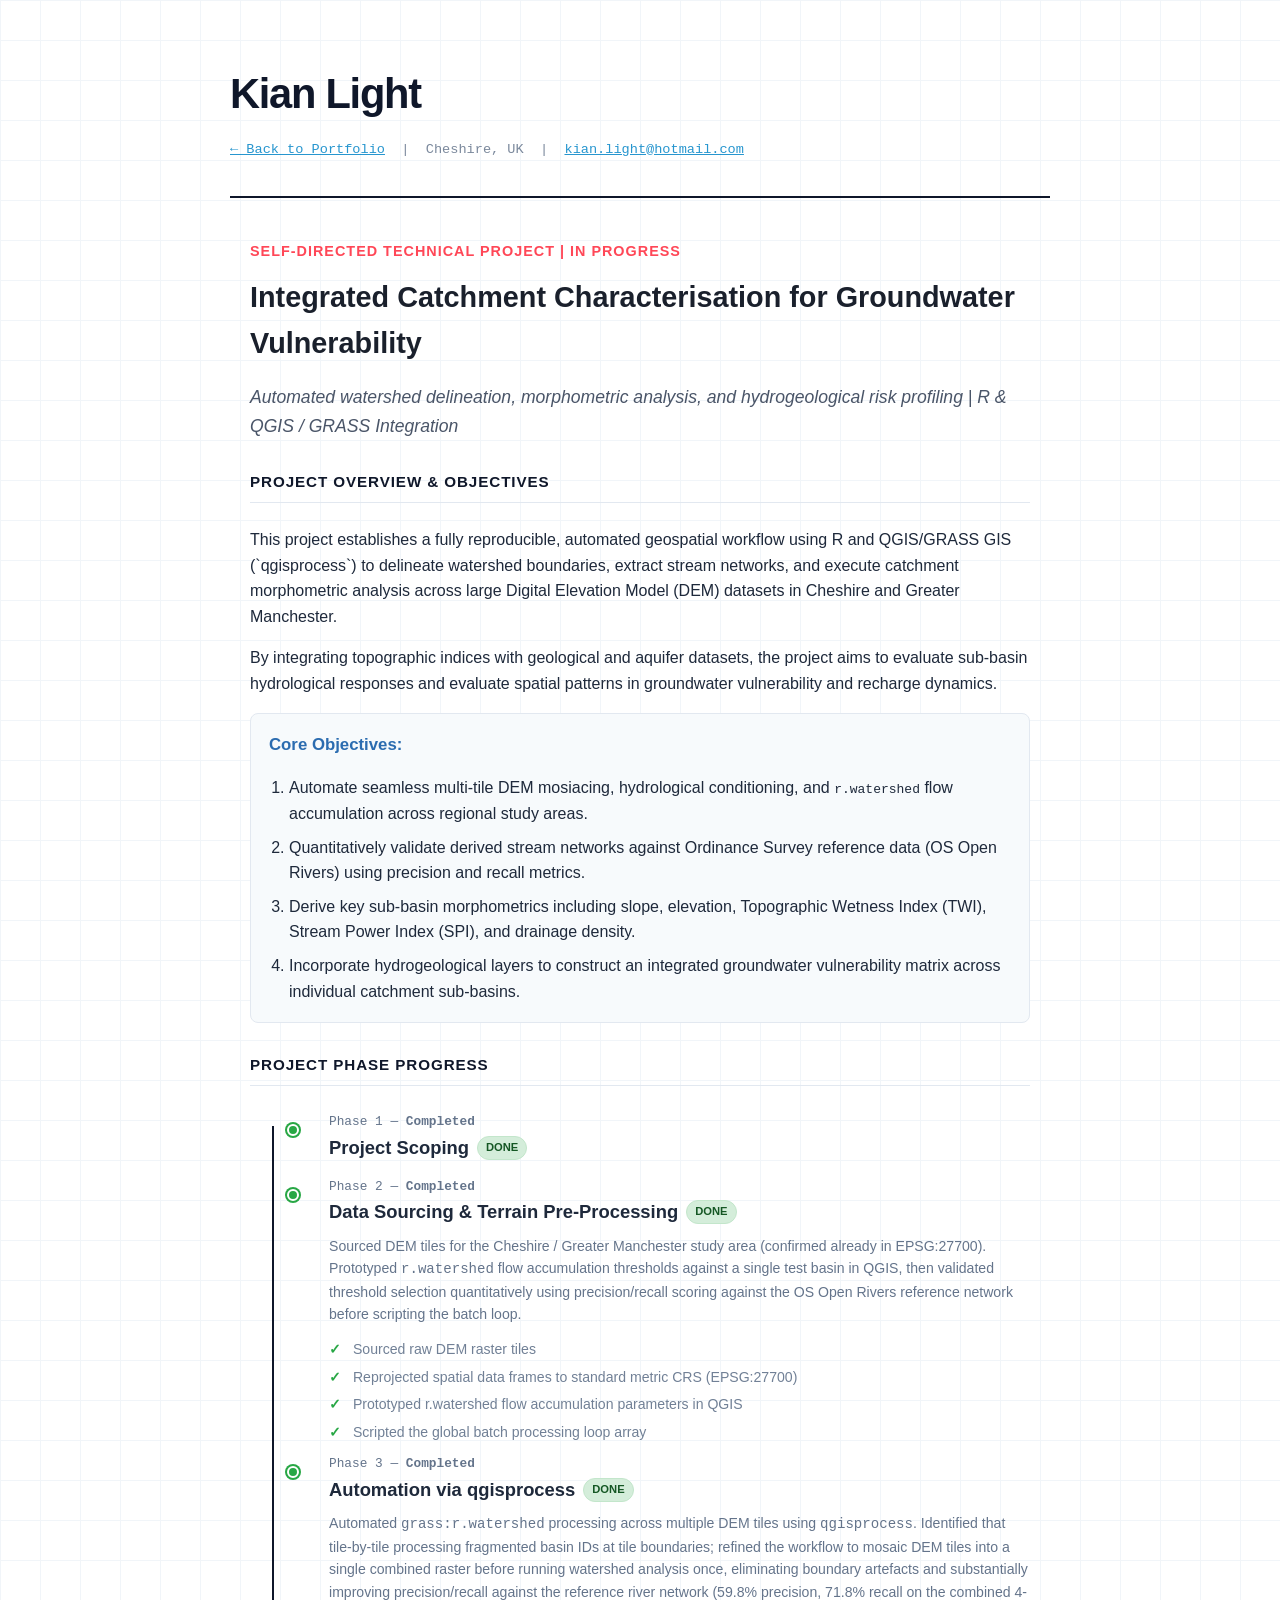
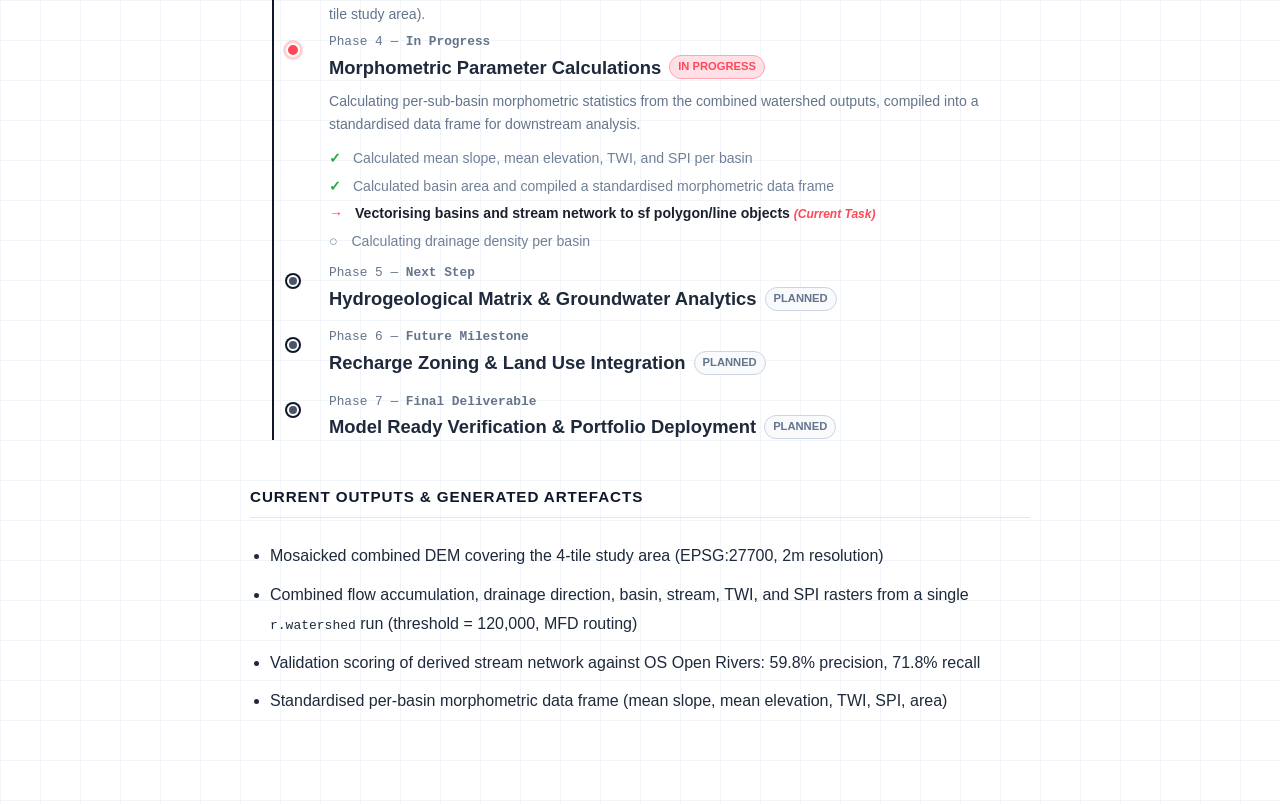
<file: progress.html>
<!DOCTYPE html>
<html lang="en">
<head>
    <meta charset="UTF-8">
    <meta name="viewport" content="width=device-width, initial-scale=1.0">
    <title>Integrated Catchment Characterisation | Kian Light</title>
    <link rel="stylesheet" href="style.css">
    <style>
        /* Modern, auto-centering timeline container */
        .timeline {
            position: relative;
            margin: 30px 0 30px 15px;
            padding: 0;
            list-style: none;
        }

        /* Continuous crisp timeline spine */
        .timeline::before {
            content: '';
            position: absolute;
            left: 7px; /* Center of the 16px node column */
            top: 10px;
            bottom: 10px;
            width: 2px;
            background-color: var(--primary, #2b6cb0);
            z-index: 1;
        }

        /* Flexbox rows enforce perfect alignment metrics */
        .timeline-item {
            position: relative;
            display: flex;
            align-items: flex-start;
            gap: 20px;
            margin-bottom: 40px;
        }

        .timeline-item:last-child {
            margin-bottom: 0;
        }

        /* Dedicated container for structural node alignment */
        .timeline-marker {
            position: relative;
            display: flex;
            align-items: center;
            justify-content: center;
            width: 16px;
            height: 28px; /* Matches the line-height of the timestamp/header track */
            flex-shrink: 0;
            z-index: 2;
        }

        /* The structural node geometry */
        .timeline-circle {
            width: 12px;
            height: 12px;
            border-radius: 50%;
            background: var(--secondary, #4a5568);
            border: 2px solid white;
            box-shadow: 0 0 0 2px var(--primary, #2b6cb0);
            box-sizing: border-box;
            transition: all 0.2s ease;
        }

        /* Active focus node style */
        .timeline-item.current .timeline-circle {
            width: 14px;
            height: 14px;
            background: #ff4757;
            box-shadow: 0 0 0 3px rgba(255, 71, 87, 0.25);
        }

        /* Layout content adjustments */
        .timeline-content {
            flex-grow: 1;
        }

        .timeline-content h3 {
            margin: 4px 0 8px 0;
            font-size: 1.15rem;
            display: inline-flex;
            align-items: center;
            flex-wrap: wrap;
            gap: 8px;
        }

        .status-badge {
            display: inline-block;
            font-size: 0.70rem;
            padding: 2px 8px;
            border-radius: 12px;
            font-weight: bold;
            text-transform: uppercase;
            border: 1px solid #cbd5e1;
            background: #f8fafc;
            color: #64748b;
        }

        .status-badge.active { 
            background: #ffe0e6; 
            color: #ff4757; 
            border-color: #ffa3b1;
        }

        .status-badge.done { 
            background: #d4edda; 
            color: #155724; 
            border-color: #c3e6cb;
        }

        .timestamp {
            font-size: 0.85rem;
            color: var(--text-muted, #718096);
            display: block;
            line-height: 1;
        }
    </style>
</head>
<body>

    <header>
        <h1>Kian Light</h1>
        <p style="margin: 10px 0 0 0; font-size: 0.95rem; opacity: 0.85;">
            <a href="index.html" style="color: white; text-decoration: underline;">← Back to Portfolio</a> &nbsp;|&nbsp; 
            Cheshire, UK &nbsp;|&nbsp; 
            <a href="mailto:kian.light@hotmail.com" style="color: white; text-decoration: underline;">kian.light@hotmail.com</a>
        </p>
    </header>

    <main style="max-width: 900px; margin: 30px auto; padding: 0 20px; line-height: 1.6;">

        <section id="project-header" style="margin-bottom: 30px;">
            <span style="font-size: 0.9rem; text-transform: uppercase; letter-spacing: 1px; color: #ff4757; font-weight: bold;">Self-Directed Technical Project | In Progress</span>
            <h1 style="margin: 10px 0; font-size: 1.8rem; color: #1a202c;">Integrated Catchment Characterisation for Groundwater Vulnerability</h1>
            <p style="font-size: 1.1rem; color: #4a5568; font-style: italic;">
                Automated watershed delineation, morphometric analysis, and hydrogeological risk profiling | R & QGIS / GRASS Integration
            </p>
        </section>

        <section style="margin-bottom: 30px;">
            <h2>Project Overview & Objectives</h2>
            <p>
                This project establishes a fully reproducible, automated geospatial workflow using R and QGIS/GRASS GIS (`qgisprocess`) to delineate watershed boundaries, extract stream networks, and execute catchment morphometric analysis across large Digital Elevation Model (DEM) datasets in Cheshire and Greater Manchester.
            </p>
            <p>
                By integrating topographic indices with geological and aquifer datasets, the project aims to evaluate sub-basin hydrological responses and evaluate spatial patterns in groundwater vulnerability and recharge dynamics.
            </p>
            
            <div style="background: #f7fafc; padding: 18px; border-radius: 8px; border: 1px solid #e2e8f0; margin-top: 15px;">
                <h3 style="margin-top: 0; font-size: 1.05rem; color: #2b6cb0;">Core Objectives:</h3>
                <ol style="margin: 0; padding-left: 20px;">
                    <li style="margin-bottom: 8px;">Automate seamless multi-tile DEM mosiacing, hydrological conditioning, and <code>r.watershed</code> flow accumulation across regional study areas.</li>
                    <li style="margin-bottom: 8px;">Quantitatively validate derived stream networks against Ordinance Survey reference data (OS Open Rivers) using precision and recall metrics.</li>
                    <li style="margin-bottom: 8px;">Derive key sub-basin morphometrics including slope, elevation, Topographic Wetness Index (TWI), Stream Power Index (SPI), and drainage density.</li>
                    <li>Incorporate hydrogeological layers to construct an integrated groundwater vulnerability matrix across individual catchment sub-basins.</li>
                </ol>
            </div>
        </section>

        <section style="margin-bottom: 35px;">
            <h2>Project Phase Progress</h2>
             
            <ul class="timeline">
                 
                <li class="timeline-item">
                    <div class="timeline-marker">
                        <div class="timeline-circle" style="background: #28a745; box-shadow: 0 0 0 2px #28a745;"></div>
                    </div>
                    <div class="timeline-content">
                        <span class="timestamp">Phase 1 — <strong>Completed</strong></span>
                        <h3>Project Scoping <span class="status-badge done">Done</span></h3>
                    </div>
                </li>

                <li class="timeline-item">
                    <div class="timeline-marker">
                        <div class="timeline-circle" style="background: #28a745; box-shadow: 0 0 0 2px #28a745;"></div>
                    </div>
                    <div class="timeline-content">
                        <span class="timestamp">Phase 2 — <strong>Completed</strong></span>
                        <h3>Data Sourcing & Terrain Pre-Processing <span class="status-badge done">Done</span></h3>
                        <p>Sourced DEM tiles for the Cheshire / Greater Manchester study area (confirmed already in EPSG:27700). Prototyped <code>r.watershed</code> flow accumulation thresholds against a single test basin in QGIS, then validated threshold selection quantitatively using precision/recall scoring against the OS Open Rivers reference network before scripting the batch loop.</p>
                        
                        <ul style="margin-top: 12px; padding-left: 0; list-style-type: none;">
                            <li style="margin-bottom: 5px; font-size: 0.88rem; color: #718096;">
                                <span style="color: #28a745; font-weight: bold; margin-right: 8px;">✓</span> 
                                Sourced raw DEM raster tiles
                            </li>
                            <li style="margin-bottom: 5px; font-size: 0.88rem; color: #718096;">
                                <span style="color: #28a745; font-weight: bold; margin-right: 8px;">✓</span> 
                                Reprojected spatial data frames to standard metric CRS (EPSG:27700)
                            </li>
                            <li style="margin-bottom: 5px; font-size: 0.88rem; color: #718096;">
                                <span style="color: #28a745; font-weight: bold; margin-right: 8px;">✓</span> 
                                Prototyped r.watershed flow accumulation parameters in QGIS
                            </li>
                            <li style="margin-bottom: 5px; font-size: 0.88rem; color: #718096;">
                                <span style="color: #28a745; font-weight: bold; margin-right: 8px;">✓</span> 
                                Scripted the global batch processing loop array
                            </li>
                        </ul>
                    </div>
                </li>

                <li class="timeline-item">
                    <div class="timeline-marker">
                        <div class="timeline-circle" style="background: #28a745; box-shadow: 0 0 0 2px #28a745;"></div>
                    </div>
                    <div class="timeline-content">
                        <span class="timestamp">Phase 3 — <strong>Completed</strong></span>
                        <h3>Automation via qgisprocess <span class="status-badge done">Done</span></h3>
                        <p>Automated <code>grass:r.watershed</code> processing across multiple DEM tiles using <code>qgisprocess</code>. Identified that tile-by-tile processing fragmented basin IDs at tile boundaries; refined the workflow to mosaic DEM tiles into a single combined raster before running watershed analysis once, eliminating boundary artefacts and substantially improving precision/recall against the reference river network (59.8% precision, 71.8% recall on the combined 4-tile study area).</p>
                    </div>
                </li>

                <li class="timeline-item current">
                    <div class="timeline-marker">
                        <div class="timeline-circle"></div>
                    </div>
                    <div class="timeline-content">
                        <span class="timestamp">Phase 4 — <strong>In Progress</strong></span>
                        <h3>Morphometric Parameter Calculations <span class="status-badge active">In Progress</span></h3>
                        <p>Calculating per-sub-basin morphometric statistics from the combined watershed outputs, compiled into a standardised data frame for downstream analysis.</p>

                        <ul style="margin-top: 12px; padding-left: 0; list-style-type: none;">
                            <li style="margin-bottom: 5px; font-size: 0.88rem; color: #718096;">
                                <span style="color: #28a745; font-weight: bold; margin-right: 8px;">✓</span> 
                                Calculated mean slope, mean elevation, TWI, and SPI per basin
                            </li>
                            <li style="margin-bottom: 5px; font-size: 0.88rem; color: #718096;">
                                <span style="color: #28a745; font-weight: bold; margin-right: 8px;">✓</span> 
                                Calculated basin area and compiled a standardised morphometric data frame
                            </li>
                            <li style="margin-bottom: 5px; font-size: 0.88rem; color: #1a202c; font-weight: 600;">
                                <span style="color: #ff4757; font-weight: bold; margin-right: 8px;">→</span> 
                                Vectorising basins and stream network to sf polygon/line objects <span style="font-size: 0.75rem; color: #ff4757; font-style: italic;">(Current Task)</span>
                            </li>
                            <li style="margin-bottom: 5px; font-size: 0.88rem; color: #718096;">
                                <span style="color: #718096; margin-right: 10px;">○</span> 
                                Calculating drainage density per basin
                            </li>
                        </ul>
                    </div>
                </li>

                <li class="timeline-item">
                    <div class="timeline-marker">
                        <div class="timeline-circle"></div>
                    </div>
                    <div class="timeline-content">
                        <span class="timestamp">Phase 5 — <strong>Next Step</strong></span>
                        <h3>Hydrogeological Matrix & Groundwater Analytics <span class="status-badge">Planned</span></h3>
                    </div>
                </li>

                <li class="timeline-item">
                    <div class="timeline-marker">
                        <div class="timeline-circle"></div>
                    </div>
                    <div class="timeline-content">
                        <span class="timestamp">Phase 6 — <strong>Future Milestone</strong></span>
                        <h3>Recharge Zoning & Land Use Integration <span class="status-badge">Planned</span></h3>
                    </div>
                </li>

                <li class="timeline-item">
                    <div class="timeline-marker">
                        <div class="timeline-circle"></div>
                    </div>
                    <div class="timeline-content">
                        <span class="timestamp">Phase 7 — <strong>Final Deliverable</strong></span>
                        <h3>Model Ready Verification & Portfolio Deployment <span class="status-badge">Planned</span></h3>
                    </div>
                </li>

            </ul>
        </section>

        <section style="margin-bottom: 30px;">
            <h2>Current Outputs & Generated Artefacts</h2>
            <ul style="padding-left: 20px; line-height: 1.8;">
                <li>Mosaicked combined DEM covering the 4-tile study area (EPSG:27700, 2m resolution)</li>
                <li>Combined flow accumulation, drainage direction, basin, stream, TWI, and SPI rasters from a single <code>r.watershed</code> run (threshold = 120,000, MFD routing)</li>
                <li>Validation scoring of derived stream network against OS Open Rivers: 59.8% precision, 71.8% recall</li>
                <li>Standardised per-basin morphometric data frame (mean slope, mean elevation, TWI, SPI, area)</li>
            </ul>
        </section>

    </main>

</body>
</html>
</file>
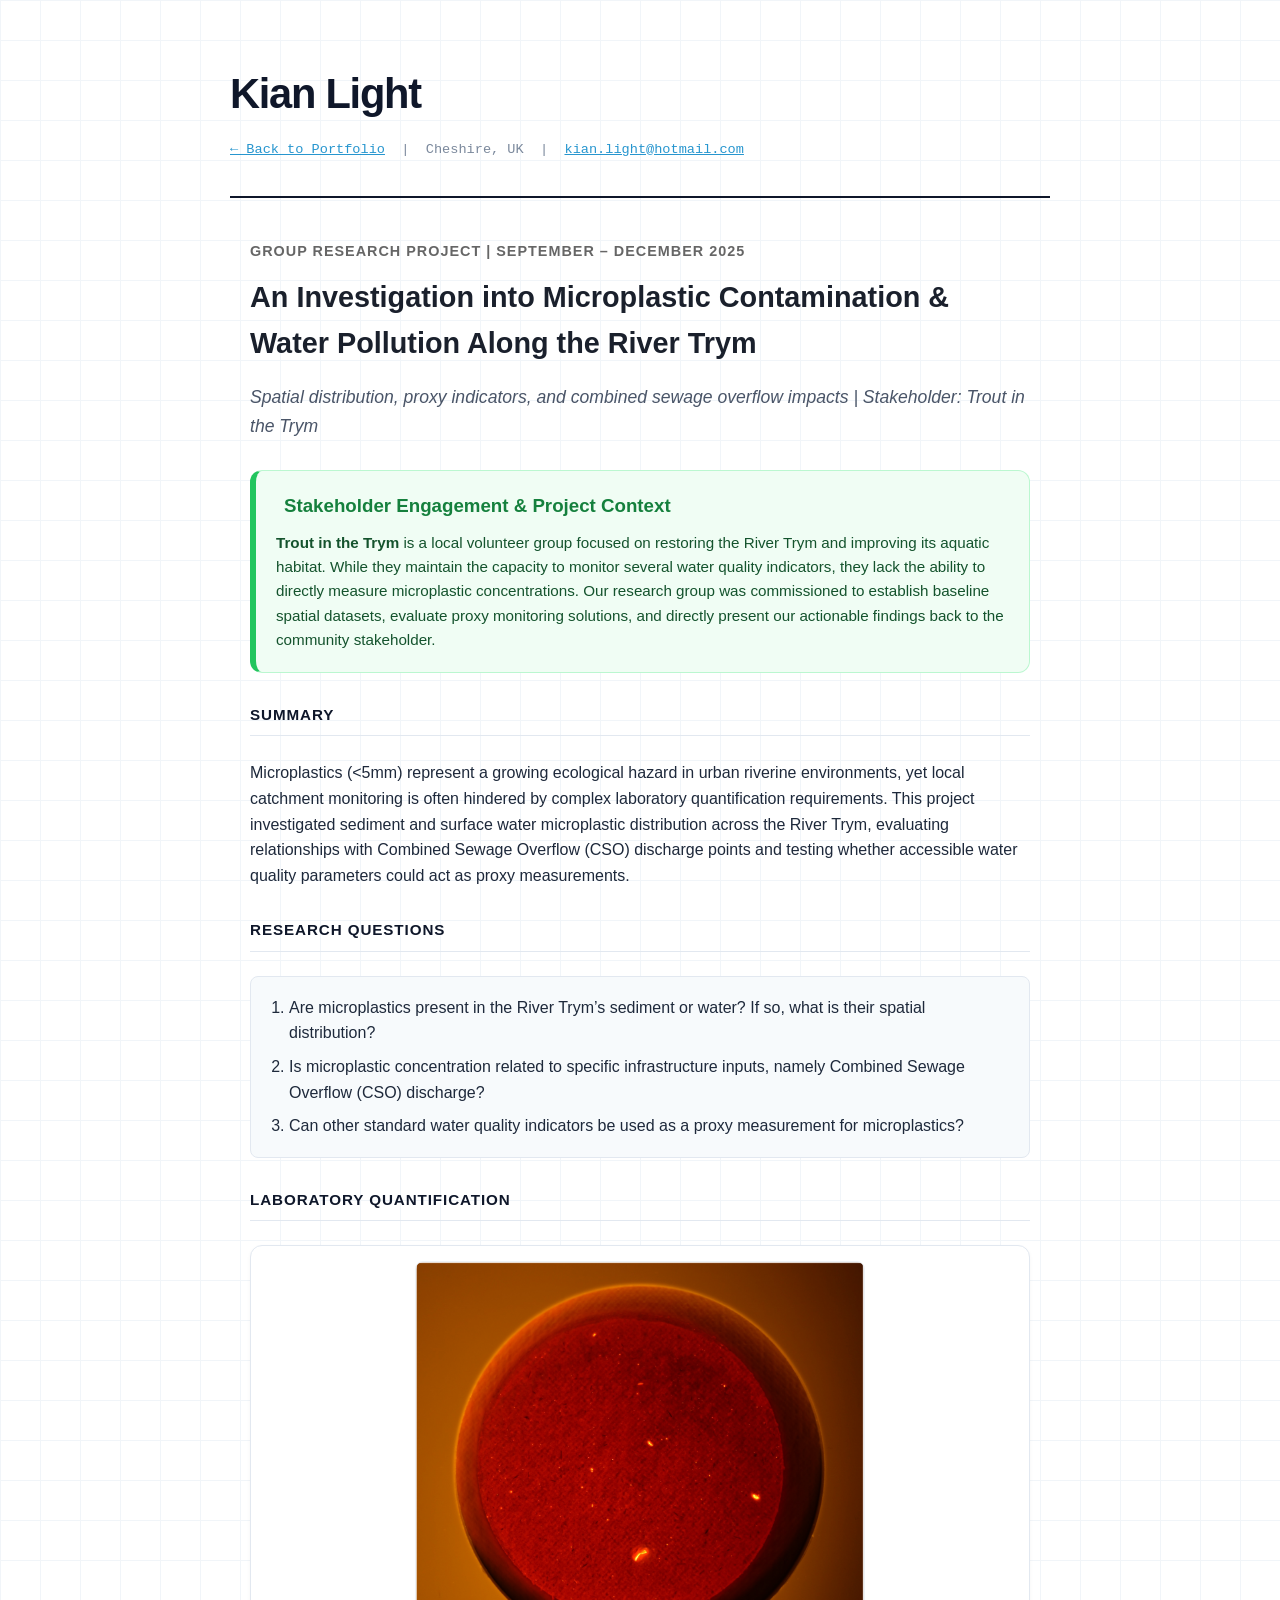
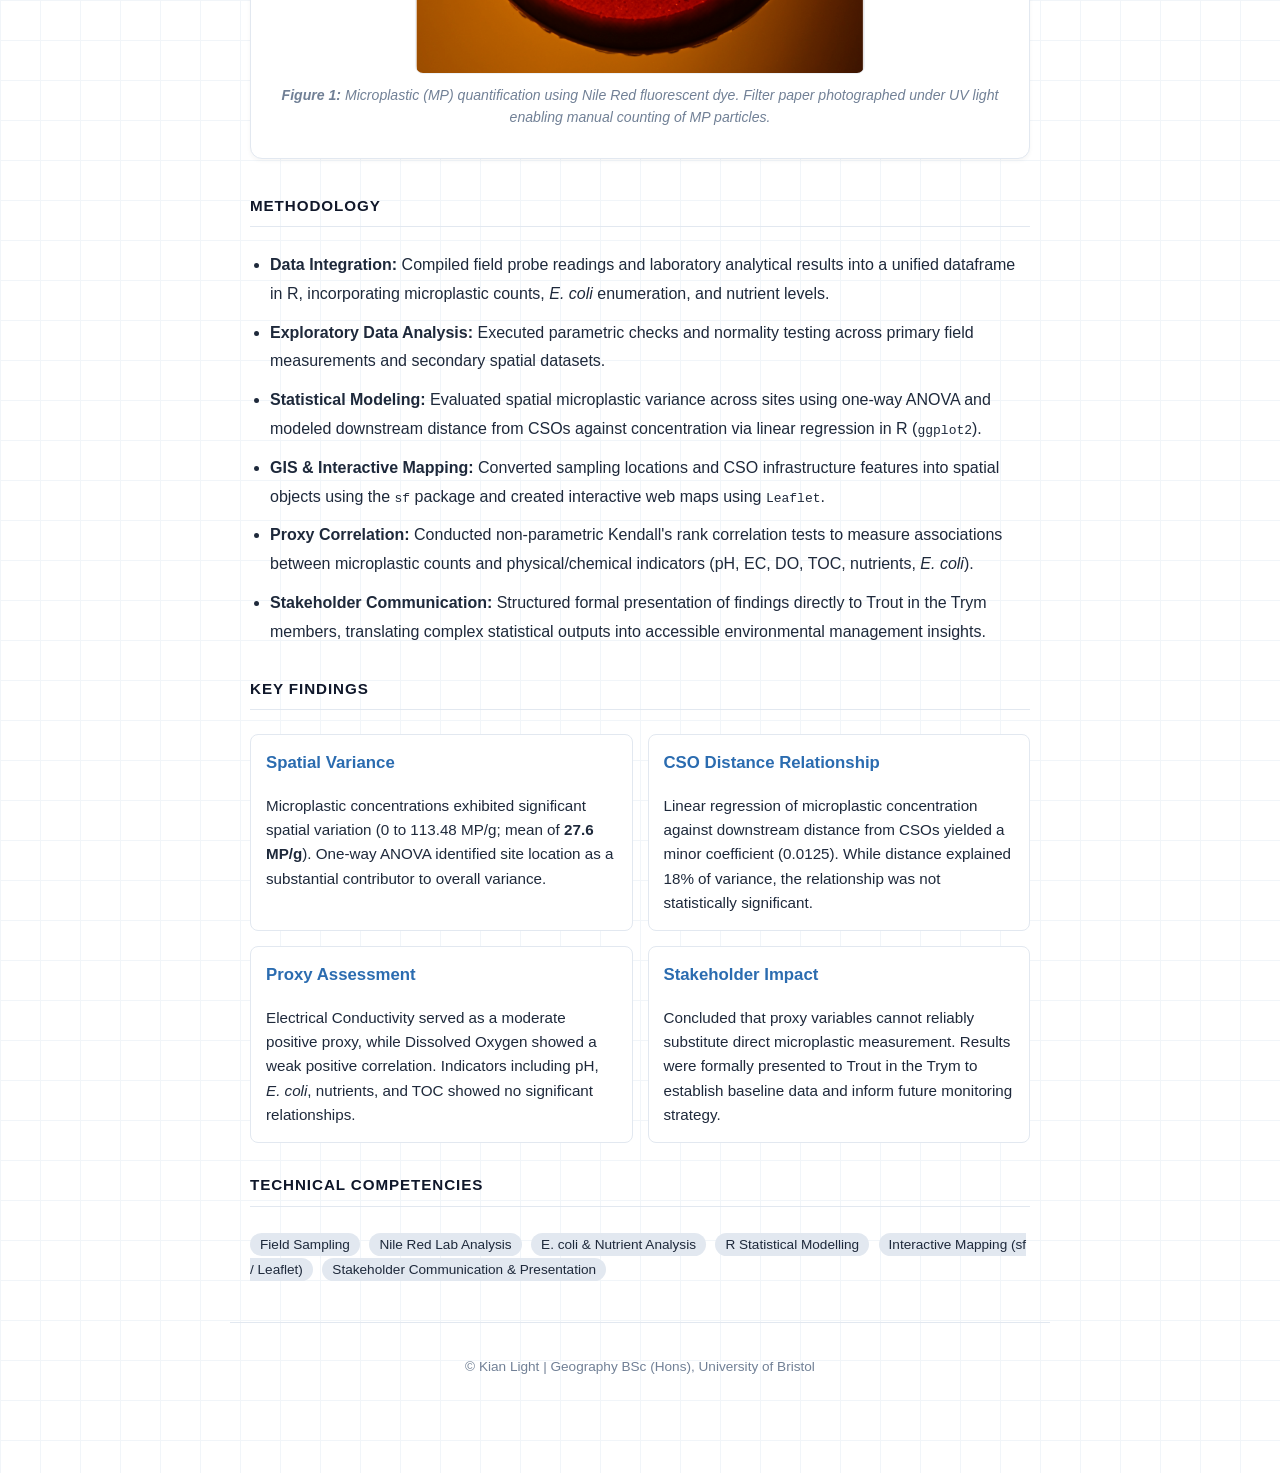
<file: trym.html>
<!DOCTYPE html>
<html lang="en">
<head>
    <meta charset="UTF-8">
    <meta name="viewport" content="width=device-width, initial-scale=1.0">
    <title>River Trym Microplastic Contamination | Kian Light</title>
    <link rel="stylesheet" href="style.css">
</head>
<body>

    <header>
        <h1>Kian Light</h1>
        <p style="margin: 10px 0 0 0; font-size: 0.95rem; opacity: 0.85;">
            <a href="index.html" style="color: white; text-decoration: underline;">← Back to Portfolio</a> &nbsp;|&nbsp; 
            Cheshire, UK &nbsp;|&nbsp; 
            <a href="mailto:kian.light@hotmail.com" style="color: white; text-decoration: underline;">kian.light@hotmail.com</a>
        </p>
    </header>

    <main style="max-width: 900px; margin: 30px auto; padding: 0 20px; line-height: 1.6;">

        <section id="project-header" style="margin-bottom: 30px;">
            <span style="font-size: 0.9rem; text-transform: uppercase; letter-spacing: 1px; color: #666; font-weight: bold;">Group Research Project | September – December 2025</span>
            <h1 style="margin: 10px 0; font-size: 1.8rem; color: #1a202c;">An Investigation into Microplastic Contamination & Water Pollution Along the River Trym</h1>
            <p style="font-size: 1.1rem; color: #4a5568; font-style: italic;">
                Spatial distribution, proxy indicators, and combined sewage overflow impacts | Stakeholder: Trout in the Trym
            </p>
        </section>

        <section style="background: #f0fdf4; border: 1px solid #bbf7d0; border-left: 6px solid #22c55e; padding: 20px; border-radius: 12px; margin-bottom: 30px;">
            <h3 style="margin: 0 0 10px 0; color: #15803d; display: flex; align-items: center; gap: 8px;">
                <span></span> Stakeholder Engagement & Project Context
            </h3>
            <p style="margin: 0; color: #14532d; font-size: 0.95rem;">
                <strong>Trout in the Trym</strong> is a local volunteer group focused on restoring the River Trym and improving its aquatic habitat. While they maintain the capacity to monitor several water quality indicators, they lack the ability to directly measure microplastic concentrations. Our research group was commissioned to establish baseline spatial datasets, evaluate proxy monitoring solutions, and directly present our actionable findings back to the community stakeholder.
            </p>
        </section>

        <section style="margin-bottom: 30px;">
            <h2>Summary</h2>
            <p>
                Microplastics (&lt;5mm) represent a growing ecological hazard in urban riverine environments, yet local catchment monitoring is often hindered by complex laboratory quantification requirements. This project investigated sediment and surface water microplastic distribution across the River Trym, evaluating relationships with Combined Sewage Overflow (CSO) discharge points and testing whether accessible water quality parameters could act as proxy measurements.
            </p>
        </section>

        <section style="margin-bottom: 30px;">
            <h2>Research Questions</h2>
            <div style="background: #f7fafc; padding: 18px; border-radius: 8px; border: 1px solid #e2e8f0;">
                <ol style="margin: 0; padding-left: 20px;">
                    <li style="margin-bottom: 8px;">Are microplastics present in the River Trym’s sediment or water? If so, what is their spatial distribution?</li>
                    <li style="margin-bottom: 8px;">Is microplastic concentration related to specific infrastructure inputs, namely Combined Sewage Overflow (CSO) discharge?</li>
                    <li>Can other standard water quality indicators be used as a proxy measurement for microplastics?</li>
                </ol>
            </div>
        </section>

        <section style="margin-bottom: 35px;">
            <h2>Laboratory Quantification</h2>
            <div style="background: #fff; border: 1px solid #e2e8f0; border-radius: 12px; padding: 15px; text-align: center; box-shadow: 0 2px 4px rgba(0,0,0,0.04);">
                <img src="mp.png" alt="Microplastic (MP) quantification using Nile Red fluorescent dye" style="max-width: 60%; height: auto; border-radius: 8px; border: 1px solid #edf2f7; display: block; margin: 0 auto;">
                <p style="margin-top: 10px; font-size: 0.88rem; color: #718096; font-style: italic;">
                    <strong>Figure 1:</strong> Microplastic (MP) quantification using Nile Red fluorescent dye. Filter paper photographed under UV light enabling manual counting of MP particles.
                </p>
            </div>
        </section>

        <section style="margin-bottom: 30px;">
            <h2>Methodology</h2>
            <ul style="line-height: 1.8;">
                <li><strong>Data Integration:</strong> Compiled field probe readings and laboratory analytical results into a unified dataframe in R, incorporating microplastic counts, <em>E. coli</em> enumeration, and nutrient levels.</li>
                <li><strong>Exploratory Data Analysis:</strong> Executed parametric checks and normality testing across primary field measurements and secondary spatial datasets.</li>
                <li><strong>Statistical Modeling:</strong> Evaluated spatial microplastic variance across sites using one-way ANOVA and modeled downstream distance from CSOs against concentration via linear regression in R (<code>ggplot2</code>).</li>
                <li><strong>GIS & Interactive Mapping:</strong> Converted sampling locations and CSO infrastructure features into spatial objects using the <code>sf</code> package and created interactive web maps using <code>Leaflet</code>.</li>
                <li><strong>Proxy Correlation:</strong> Conducted non-parametric Kendall's rank correlation tests to measure associations between microplastic counts and physical/chemical indicators (pH, EC, DO, TOC, nutrients, <em>E. coli</em>).</li>
                <li><strong>Stakeholder Communication:</strong> Structured formal presentation of findings directly to Trout in the Trym members, translating complex statistical outputs into accessible environmental management insights.</li>
            </ul>
        </section>

        <section style="margin-bottom: 30px;">
            <h2>Key Findings</h2>
            <div style="display: grid; grid-template-columns: repeat(auto-fit, minmax(260px, 1fr)); gap: 15px; margin-top: 15px;">
                <div style="border: 1px solid #e2e8f0; padding: 15px; border-radius: 8px; background: #fff;">
                    <h3 style="margin-top: 0; font-size: 1.05rem; color: #2b6cb0;">Spatial Variance</h3>
                    <p style="font-size: 0.95rem; margin-bottom: 0;">Microplastic concentrations exhibited significant spatial variation (0 to 113.48 MP/g; mean of <strong>27.6 MP/g</strong>). One-way ANOVA identified site location as a substantial contributor to overall variance.</p>
                </div>
                <div style="border: 1px solid #e2e8f0; padding: 15px; border-radius: 8px; background: #fff;">
                    <h3 style="margin-top: 0; font-size: 1.05rem; color: #2b6cb0;">CSO Distance Relationship</h3>
                    <p style="font-size: 0.95rem; margin-bottom: 0;">Linear regression of microplastic concentration against downstream distance from CSOs yielded a minor coefficient (0.0125). While distance explained 18% of variance, the relationship was not statistically significant.</p>
                </div>
                <div style="border: 1px solid #e2e8f0; padding: 15px; border-radius: 8px; background: #fff;">
                    <h3 style="margin-top: 0; font-size: 1.05rem; color: #2b6cb0;">Proxy Assessment</h3>
                    <p style="font-size: 0.95rem; margin-bottom: 0;">Electrical Conductivity served as a moderate positive proxy, while Dissolved Oxygen showed a weak positive correlation. Indicators including pH, <em>E. coli</em>, nutrients, and TOC showed no significant relationships.</p>
                </div>
                <div style="border: 1px solid #e2e8f0; padding: 15px; border-radius: 8px; background: #fff;">
                    <h3 style="margin-top: 0; font-size: 1.05rem; color: #2b6cb0;">Stakeholder Impact</h3>
                    <p style="font-size: 0.95rem; margin-bottom: 0;">Concluded that proxy variables cannot reliably substitute direct microplastic measurement. Results were formally presented to Trout in the Trym to establish baseline data and inform future monitoring strategy.</p>
                </div>
            </div>
        </section>

        <section style="margin-bottom: 40px;">
            <h2>Technical Competencies</h2>
            <p>
                <span style="background: #e2e8f0; padding: 4px 10px; border-radius: 15px; font-size: 0.85rem; font-weight: 500; margin-right: 5px;">Field Sampling</span>
                <span style="background: #e2e8f0; padding: 4px 10px; border-radius: 15px; font-size: 0.85rem; font-weight: 500; margin-right: 5px;">Nile Red Lab Analysis</span>
                <span style="background: #e2e8f0; padding: 4px 10px; border-radius: 15px; font-size: 0.85rem; font-weight: 500; margin-right: 5px;">E. coli & Nutrient Analysis</span>
                <span style="background: #e2e8f0; padding: 4px 10px; border-radius: 15px; font-size: 0.85rem; font-weight: 500; margin-right: 5px;">R Statistical Modelling</span>
                <span style="background: #e2e8f0; padding: 4px 10px; border-radius: 15px; font-size: 0.85rem; font-weight: 500; margin-right: 5px;">Interactive Mapping (sf / Leaflet)</span>
                <span style="background: #e2e8f0; padding: 4px 10px; border-radius: 15px; font-size: 0.85rem; font-weight: 500; margin-right: 5px;">Stakeholder Communication & Presentation</span>
            </p>
        </section>

    </main>

    <footer style="text-align: center; padding: 20px; font-size: 0.85rem; color: #718096; border-top: 1px solid #e2e8f0;">
        <p>&copy; Kian Light | Geography BSc (Hons), University of Bristol</p>
    </footer>

</body>
</html>
</file>
<file: style.css>
/* --- Colours & Design Tokens --- */
:root {
    --primary: #0f172a;       /* Deep ink/slate */
    --accent: #0284c7;        /* Focused technical blue */
    --bg: #ffffff;            /* Clean white canvas */
    --surface: #f8fafc;       /* Subtle structure fill */
    --text-main: #1e293b;     /* Dark slate for body */
    --text-muted: #64748b;    /* Clean gray for secondary text */
    --border: #e2e8f0;        /* Fine-line structure border */
    
    /* Dedicated State Management Tokens */
    --state-progress: #e11d48; /* Crisp Red for In Progress */
    --state-review: #f59e0b;   /* Technical Amber for Under Review */
    --state-complete: #10b981; /* Engineering Green for Completed */
}

/* --- Base & Engineering Grid (Idea 1) --- */
body {
    font-family: -apple-system, BlinkMacSystemFont, "Segoe UI", Roboto, Helvetica, Arial, sans-serif;
    line-height: 1.65;
    color: var(--text-main);
    
    /* Technical 40px grid pattern overlay */
    background-color: var(--bg);
    background-image: 
        linear-gradient(to right, #f1f5f9 1px, transparent 1px),
        linear-gradient(to bottom, #f1f5f9 1px, transparent 1px);
    background-size: 40px 40px;
    
    max-width: 820px; 
    margin: 0 auto;
    padding: 60px 24px;
    -webkit-font-smoothing: antialiased;
}

/* --- Header --- */
header {
    background: transparent; 
    color: var(--primary);
    padding: 0 0 35px 0;
    text-align: left; 
    border-bottom: 2px solid var(--primary);
    margin-bottom: 40px;
}

header h1 {
    margin: 0;
    font-size: 2.6rem;
    font-weight: 800;
    letter-spacing: -0.03em;
}

header .subtitle {
    margin: 8px 0 0 0;
    font-size: 1.15rem;
    font-weight: 500;
    color: var(--text-muted);
}

/* Metadata formatting (Monospace data style) */
header p[style*="margin"] {
    font-family: ui-monospace, SFMono-Regular, Menlo, Monaco, Consolas, monospace !important;
    font-size: 0.85rem !important;
    color: var(--text-muted);
}

/* --- Header Links --- */
header a {
    color: var(--accent) !important; 
    text-decoration: underline;
    transition: color 0.15s ease;
}

header a:hover {
    color: var(--primary) !important;
}

/* --- Interactive Download Button --- */
.download-btn {
    display: inline-block;
    background-color: var(--primary);
    color: white !important; 
    padding: 10px 20px;
    margin-top: 16px;
    border-radius: 4px; 
    text-decoration: none !important;
    font-weight: 600;
    font-size: 0.9rem;
    transition: background-color 0.2s ease;
}

.download-btn:hover {
    background-color: var(--accent);
}

/* --- Live DevLog Map Legend Container (Idea 2) --- */
.devlog-banner, section[style*="background: #fff0f2"] {
    background: #fffbfa !important;
    border: 1px solid #fecdd3 !important;
    border-left: 4px solid var(--state-progress) !important; 
    padding: 24px !important;
    border-radius: 4px !important;
    margin-bottom: 40px !important;
}

/* --- Global Section Containers --- */
section, main section {
    background: transparent;
    padding: 0;
    border-radius: 0;
    margin-bottom: 48px;
    border: none;
}

h2 {
    color: var(--primary);
    font-size: 0.95rem;
    font-weight: 700;
    margin-top: 0;
    margin-bottom: 24px;
    text-transform: uppercase; 
    letter-spacing: 0.06em;
    border-bottom: 1px solid var(--border);
    padding-bottom: 8px;
}

/* --- Technical Skills Badges (Monospace Style) --- */
.skills-grid {
    display: flex;
    flex-wrap: wrap;
    gap: 8px;
    list-style: none;
    padding: 0;
    margin: 0;
}

.skills-grid li {
    background: var(--surface);
    color: var(--primary);
    font-family: ui-monospace, SFMono-Regular, Menlo, Monaco, Consolas, monospace;
    font-size: 0.82rem;
    padding: 6px 14px;
    border-radius: 4px;
    font-weight: 500;
    border: 1px solid var(--border);
    transition: all 0.15s ease;
}

.skills-grid li:hover {
    background-color: #ffffff;
    border-color: var(--accent);
    color: var(--accent);
}

/* --- Technical Border Accent Cards (Idea 4) --- */
.project-card {
    background: transparent;
    border-left: 2px solid var(--border);
    padding: 0 0 8px 20px;
    margin: 28px 0 0 0;
    transition: border-left-color 0.2s ease;
}

.project-card:hover {
    border-left-color: var(--accent);
}

.project-card h3 {
    margin: 0 0 6px 0;
    font-size: 1.2rem;
    font-weight: 600;
    letter-spacing: -0.01em;
}

.project-card h3 a {
    color: var(--primary);
    text-decoration: none;
}

.project-card h3 a:hover {
    color: var(--accent);
}

.project-card p {
    margin: 0;
    color: var(--text-main);
    font-size: 0.96rem;
}

/* --- Sub-page Timeline / Markdown Content Adjustments --- */
.timeline-item .timestamp {
    font-family: ui-monospace, SFMono-Regular, Menlo, Monaco, Consolas, monospace;
    font-size: 0.8rem;
}

ul:not(.skills-grid) {
    padding-left: 20px;
}

ul:not(.skills-grid) li {
    margin-bottom: 10px;
}

main a[href="index.html"] {
    display: inline-block;
    color: var(--text-muted);
    text-decoration: none;
    font-weight: 600;
    margin-bottom: 24px;
    font-size: 0.9rem;
}

main a[href="index.html"]:hover {
    color: var(--primary);
    text-decoration: underline;
}

/* --- Re-engineered Timeline & Progress Tracker --- */
.timeline-container {
    position: relative;
    padding-left: 32px;
    margin-top: 24px;
}

.timeline-container::before {
    content: '';
    position: absolute;
    left: 7px;
    top: 8px;
    bottom: 8px;
    width: 2px;
    background-color: var(--border);
    z-index: 1;
}

.timeline-item {
    position: relative;
    display: flex;
    align-items: flex-start;
    margin-bottom: 20px;
}

.timeline-item:last-child {
    margin-bottom: 0;
}

.timeline-badge {
    position: absolute;
    left: -32px;
    top: 4px;   
    width: 16px;
    height: 16px;
    border-radius: 50%;
    background-color: #ffffff;
    border: 2px solid var(--text-muted);
    z-index: 2;
    box-sizing: border-box;
    transition: all 0.2s ease;
}

/* --- Re-Engineered Workflow State Styles --- */

/* 🔴 Stage 1: In Progress */
.timeline-badge.in-progress {
    background-color: #ffffff;
    border-color: var(--state-progress);
    box-shadow: 0 0 0 3px rgba(225, 29, 72, 0.15);
}

/* 🟡 Stage 2: Under Review */
.timeline-badge.under-review {
    background-color: #ffffff;
    border-color: var(--state-review);
    box-shadow: 0 0 0 3px rgba(245, 158, 11, 0.15);
}

/* 🟢 Stage 3: Completed */
.timeline-badge.completed {
    background-color: var(--state-complete);
    border-color: var(--state-complete);
}

/* Content block alignment */
.timeline-content {
    padding-left: 8px;
}

.timeline-content h4 {
    margin: 0 0 4px 0;
    font-size: 0.95rem;
    font-weight: 600;
}

.timeline-content p {
    margin: 0;
    font-size: 0.88rem;
    color: var(--text-muted);
}
</file>
